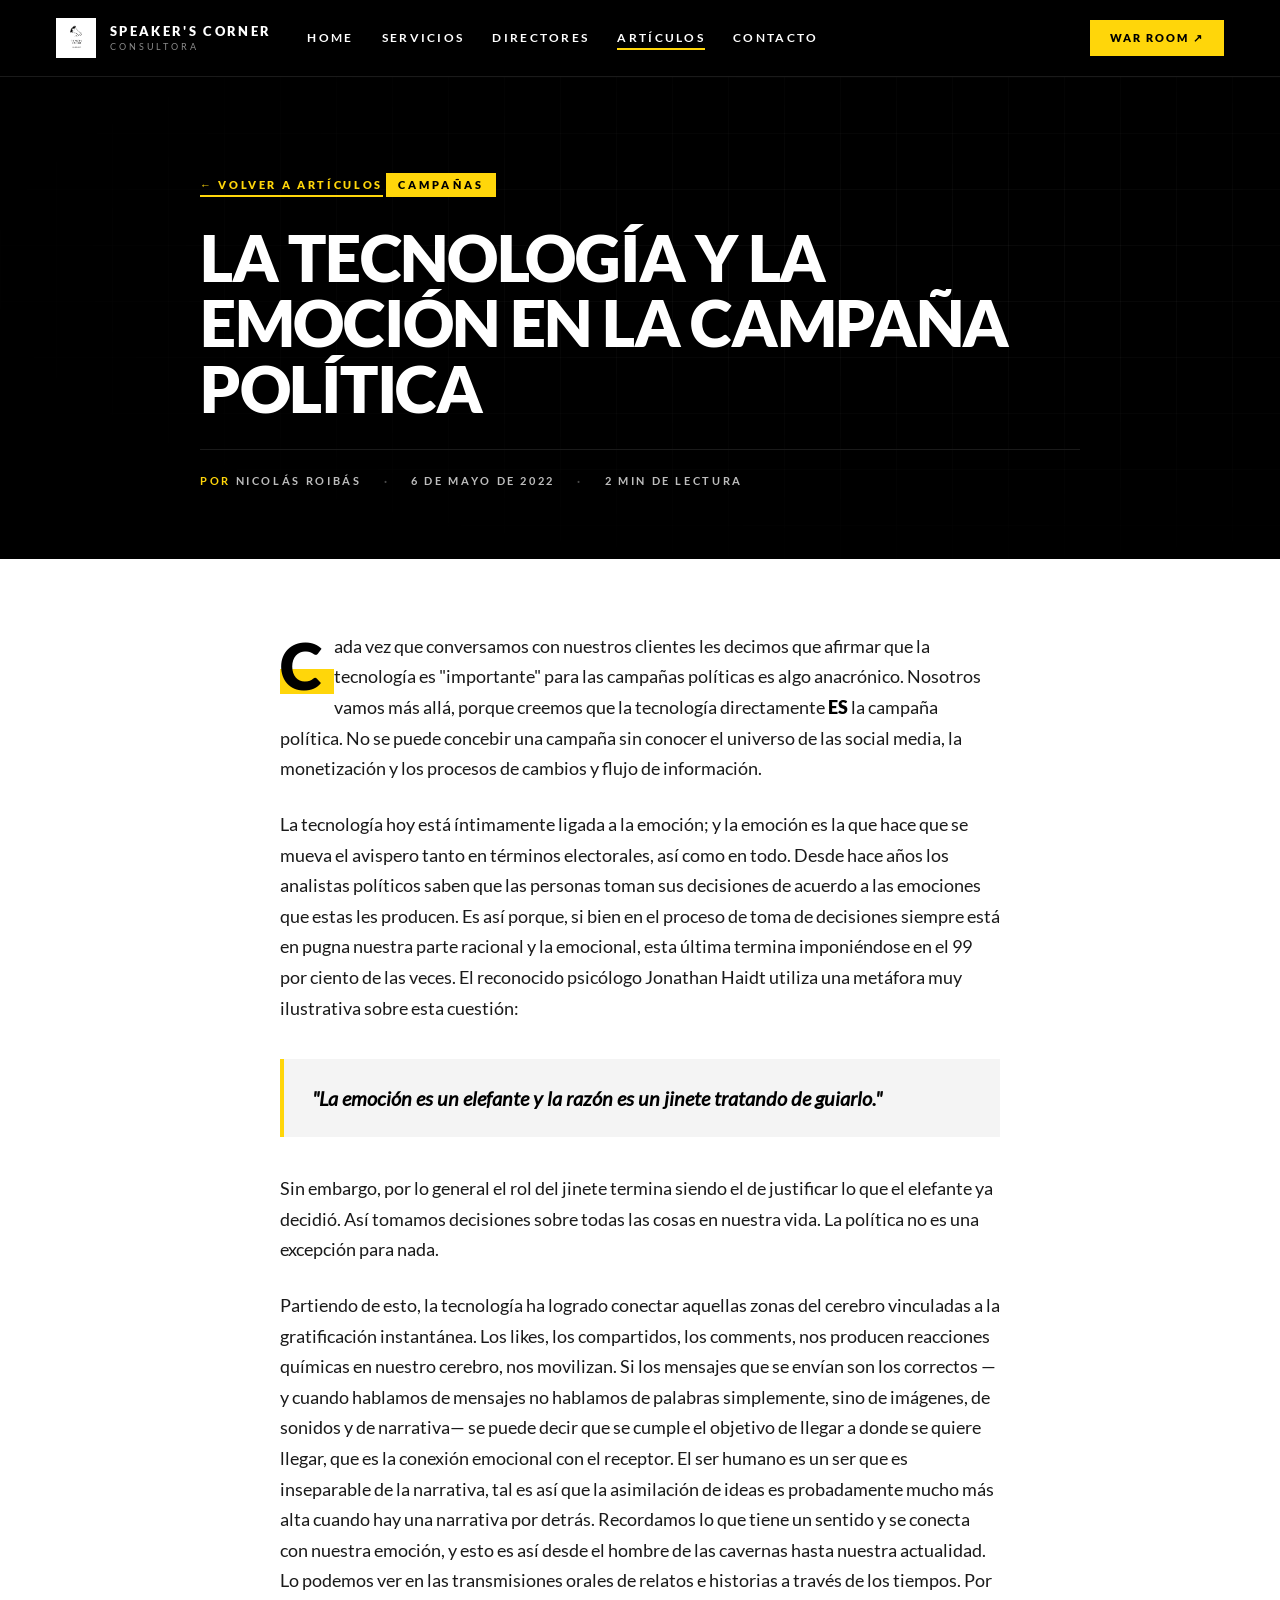
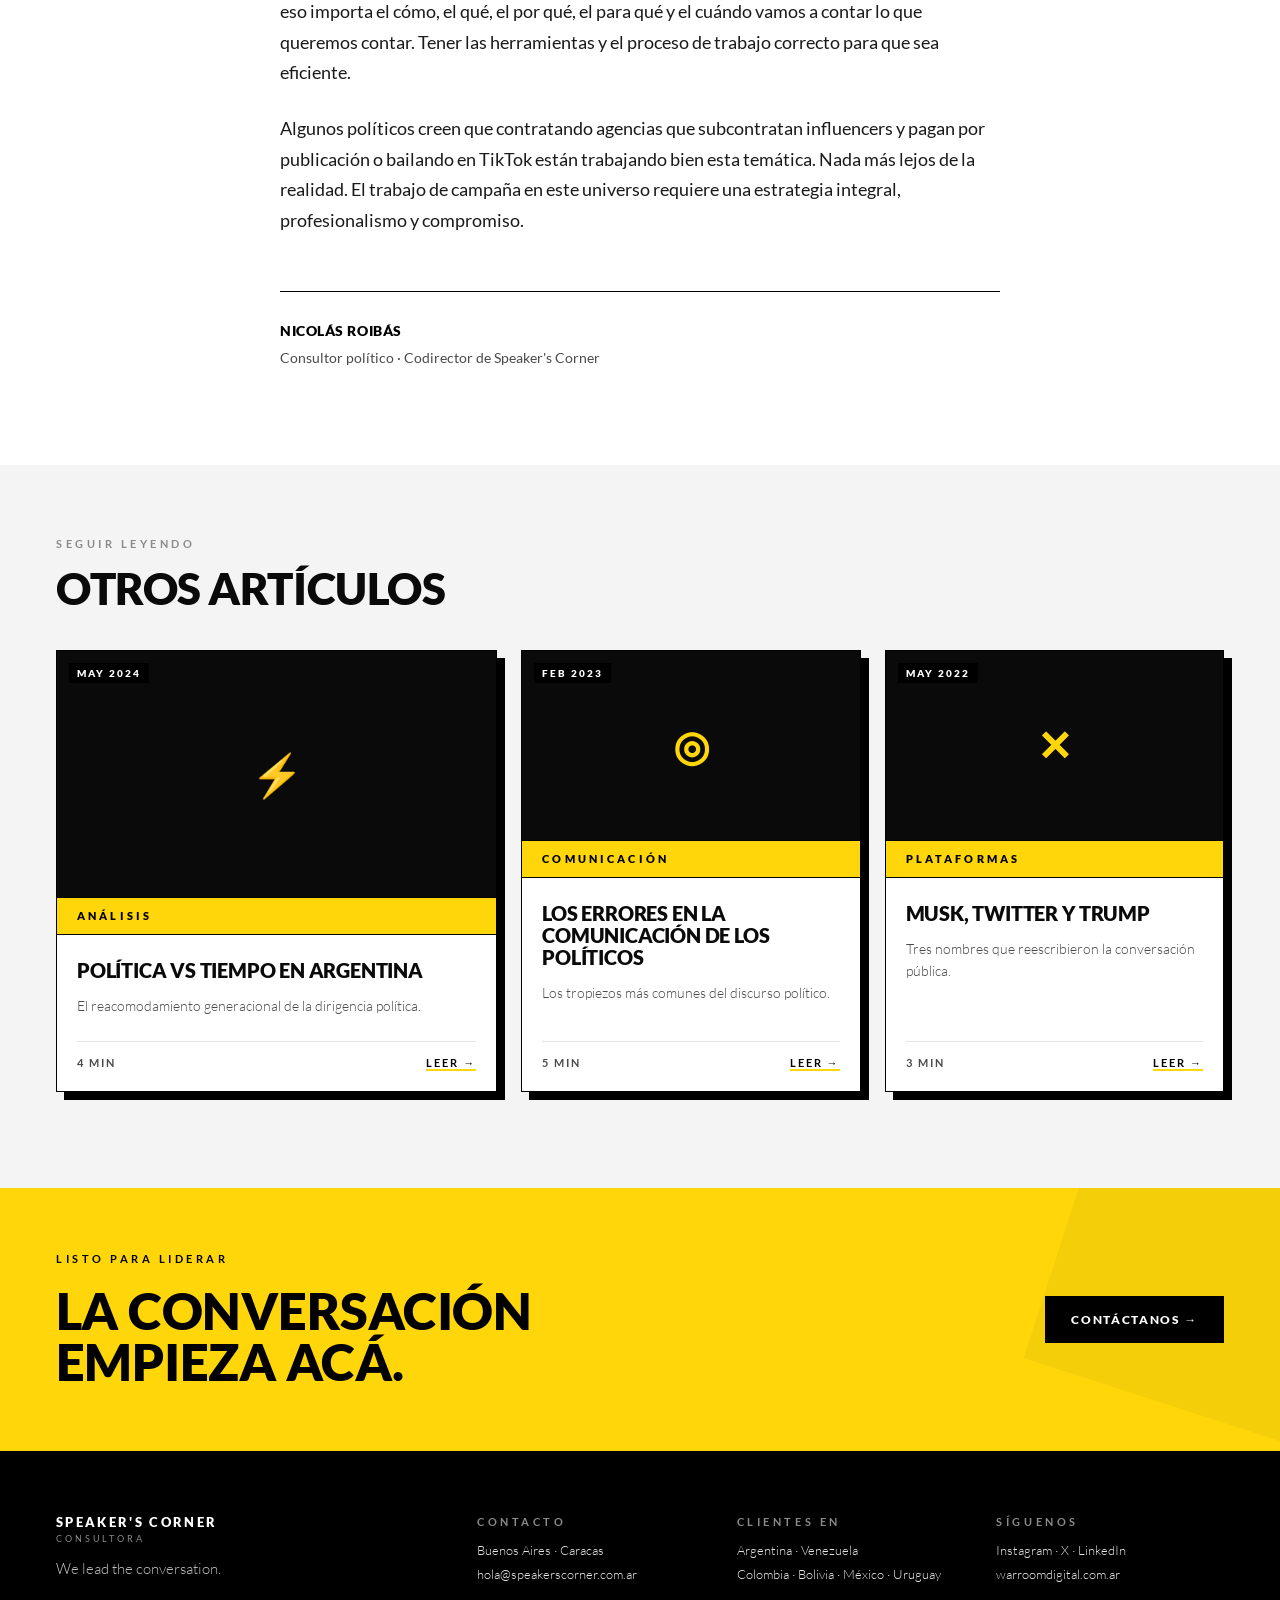
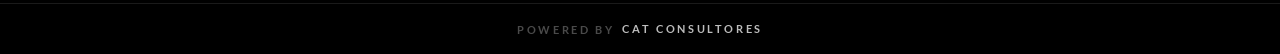
<file: post/la-tecnologia-y-la-emocion-en-la-campana-politica.html>
<!doctype html>
<html lang="es">
<head>
<meta charset="utf-8">
<meta name="viewport" content="width=device-width, initial-scale=1">
<title>La Tecnología y la Emoción en la Campaña Política · Speaker's Corner Consultora</title>
<meta name="description" content="Por Nicolás Roibás. La tecnología es la campaña política. Sobre la emoción, la narrativa y la conexión con el receptor.">
<meta name="theme-color" content="#000000">
<meta property="og:title" content="La Tecnología y la Emoción en la Campaña Política · Speaker's Corner">
<meta property="og:image" content="../assets/megaphone.png">
<meta property="og:type" content="article">
<link rel="icon" type="image/png" href="../assets/logo-speakers.png">
<link rel="stylesheet" href="../css/tokens.css">
<link rel="stylesheet" href="../css/kit.css">
<link rel="stylesheet" href="../css/site.css">
</head>
<body>

<nav class="sc-nav" id="sc-nav">
  <a href="../index.html#top" class="sc-nav-brand" style="text-decoration:none">
    <img src="../assets/logo-speakers.png" alt="" class="sc-nav-logo">
    <div class="sc-wordmark-sm">SPEAKER'S CORNER<small>CONSULTORA</small></div>
  </a>
  <div class="sc-nav-links" id="sc-nav-links">
    <a href="../index.html#top"        class="sc-nav-link" data-nav="top">HOME</a>
    <a href="../index.html#servicios"  class="sc-nav-link" data-nav="servicios">SERVICIOS</a>
    <a href="../index.html#directores" class="sc-nav-link" data-nav="directores">DIRECTORES</a>
    <a href="../index.html#articulos"  class="sc-nav-link active" data-nav="articulos">ARTÍCULOS</a>
    <a href="../index.html#contacto"   class="sc-nav-link" data-nav="contacto">CONTACTO</a>
  </div>
  <a class="sc-nav-cta" href="https://warroomdigital.com.ar" target="_blank" rel="noopener">WAR ROOM ↗</a>
  <button class="sc-nav-toggle" id="sc-nav-toggle" aria-label="Abrir menú" aria-expanded="false" aria-controls="sc-nav-links">
    <span></span><span></span><span></span>
  </button>
</nav>

<header class="sc-post-hero">
  <div class="sc-post-hero-inner">
    <a href="../index.html#articulos" class="sc-post-back">← VOLVER A ARTÍCULOS</a>
    <span class="sc-post-cat">CAMPAÑAS</span>
    <h1 class="sc-post-title">LA TECNOLOGÍA Y LA EMOCIÓN EN LA CAMPAÑA POLÍTICA</h1>
    <div class="sc-post-meta">
      <span><strong>Por</strong> Nicolás Roibás</span>
      <span>6 de mayo de 2022</span>
      <span>2 min de lectura</span>
    </div>
  </div>
</header>

<article class="sc-post-body">
  <div class="sc-post-body-inner">
    <p>Cada vez que conversamos con nuestros clientes les decimos que afirmar que la tecnología es "importante" para las campañas políticas es algo anacrónico. Nosotros vamos más allá, porque creemos que la tecnología directamente <strong>ES</strong> la campaña política. No se puede concebir una campaña sin conocer el universo de las social media, la monetización y los procesos de cambios y flujo de información.</p>

    <p>La tecnología hoy está íntimamente ligada a la emoción; y la emoción es la que hace que se mueva el avispero tanto en términos electorales, así como en todo. Desde hace años los analistas políticos saben que las personas toman sus decisiones de acuerdo a las emociones que estas les producen. Es así porque, si bien en el proceso de toma de decisiones siempre está en pugna nuestra parte racional y la emocional, esta última termina imponiéndose en el 99 por ciento de las veces. El reconocido psicólogo Jonathan Haidt utiliza una metáfora muy ilustrativa sobre esta cuestión:</p>

    <blockquote>"La emoción es un elefante y la razón es un jinete tratando de guiarlo."</blockquote>

    <p>Sin embargo, por lo general el rol del jinete termina siendo el de justificar lo que el elefante ya decidió. Así tomamos decisiones sobre todas las cosas en nuestra vida. La política no es una excepción para nada.</p>

    <p>Partiendo de esto, la tecnología ha logrado conectar aquellas zonas del cerebro vinculadas a la gratificación instantánea. Los likes, los compartidos, los comments, nos producen reacciones químicas en nuestro cerebro, nos movilizan. Si los mensajes que se envían son los correctos —y cuando hablamos de mensajes no hablamos de palabras simplemente, sino de imágenes, de sonidos y de narrativa— se puede decir que se cumple el objetivo de llegar a donde se quiere llegar, que es la conexión emocional con el receptor. El ser humano es un ser que es inseparable de la narrativa, tal es así que la asimilación de ideas es probadamente mucho más alta cuando hay una narrativa por detrás. Recordamos lo que tiene un sentido y se conecta con nuestra emoción, y esto es así desde el hombre de las cavernas hasta nuestra actualidad. Lo podemos ver en las transmisiones orales de relatos e historias a través de los tiempos. Por eso importa el cómo, el qué, el por qué, el para qué y el cuándo vamos a contar lo que queremos contar. Tener las herramientas y el proceso de trabajo correcto para que sea eficiente.</p>

    <p>Algunos políticos creen que contratando agencias que subcontratan influencers y pagan por publicación o bailando en TikTok están trabajando bien esta temática. Nada más lejos de la realidad. El trabajo de campaña en este universo requiere una estrategia integral, profesionalismo y compromiso.</p>

    <div class="sc-post-author">
      <strong>Nicolás Roibás</strong>
      Consultor político · Codirector de Speaker's Corner
    </div>
  </div>
</article>

<section class="sc-post-related">
  <div class="sc-post-related-head">
    <div class="sc-eyebrow">SEGUIR LEYENDO</div>
    <h2>OTROS ARTÍCULOS</h2>
  </div>
  <div class="sc-articles-grid">
    <a class="sc-art" href="./politica-vs-tiempo-en-argentina.html" style="text-decoration:none;color:inherit">
      <div class="sc-art-thumb"><span class="sc-art-badge">MAY 2024</span>⚡</div>
      <div class="sc-art-cat">ANÁLISIS</div>
      <div class="sc-art-body">
        <h3 class="sc-art-title">POLÍTICA VS TIEMPO EN ARGENTINA</h3>
        <p class="sc-art-lead">El reacomodamiento generacional de la dirigencia política.</p>
        <div class="sc-art-meta"><span>4 MIN</span><span class="sc-art-read">LEER →</span></div>
      </div>
    </a>
    <a class="sc-art" href="./los-errores-en-la-comunicacion-de-los-politicos.html" style="text-decoration:none;color:inherit">
      <div class="sc-art-thumb"><span class="sc-art-badge">FEB 2023</span>◎</div>
      <div class="sc-art-cat">COMUNICACIÓN</div>
      <div class="sc-art-body">
        <h3 class="sc-art-title">LOS ERRORES EN LA COMUNICACIÓN DE LOS POLÍTICOS</h3>
        <p class="sc-art-lead">Los tropiezos más comunes del discurso político.</p>
        <div class="sc-art-meta"><span>5 MIN</span><span class="sc-art-read">LEER →</span></div>
      </div>
    </a>
    <a class="sc-art" href="./musk-twitter-y-trump.html" style="text-decoration:none;color:inherit">
      <div class="sc-art-thumb"><span class="sc-art-badge">MAY 2022</span>✕</div>
      <div class="sc-art-cat">PLATAFORMAS</div>
      <div class="sc-art-body">
        <h3 class="sc-art-title">MUSK, TWITTER Y TRUMP</h3>
        <p class="sc-art-lead">Tres nombres que reescribieron la conversación pública.</p>
        <div class="sc-art-meta"><span>3 MIN</span><span class="sc-art-read">LEER →</span></div>
      </div>
    </a>
  </div>
</section>

<section class="sc-contact" id="contacto">
  <div class="sc-contact-inner">
    <div>
      <div class="sc-eyebrow" style="color:#000">LISTO PARA LIDERAR</div>
      <h2 class="sc-contact-title">LA CONVERSACIÓN<br>EMPIEZA ACÁ.</h2>
    </div>
    <a href="mailto:hola@speakerscorner.com.ar?subject=Consulta%20desde%20speakerscorner.com.ar" class="sc-btn sc-btn-dark" style="text-decoration:none">CONTÁCTANOS →</a>
  </div>
</section>

<footer class="sc-footer">
  <div class="sc-footer-brand">
    <div class="sc-wordmark-sm" style="color:#fff">SPEAKER'S CORNER<small>CONSULTORA</small></div>
    <p class="sc-footer-tag">We lead the conversation.</p>
  </div>
  <div class="sc-footer-cols">
    <div>
      <div class="sc-eyebrow" style="color:#8A8A8A">CONTACTO</div>
      <p>Buenos Aires · Caracas</p>
      <p><a href="mailto:hola@speakerscorner.com.ar" style="color:#E5E5E5;text-decoration:none">hola@speakerscorner.com.ar</a></p>
    </div>
    <div>
      <div class="sc-eyebrow" style="color:#8A8A8A">CLIENTES EN</div>
      <p>Argentina · Venezuela</p>
      <p>Colombia · Bolivia · México · Uruguay</p>
    </div>
    <div>
      <div class="sc-eyebrow" style="color:#8A8A8A">SÍGUENOS</div>
      <p>Instagram · X · LinkedIn</p>
      <p><a href="https://warroomdigital.com.ar" target="_blank" rel="noopener" style="color:#E5E5E5;text-decoration:none">warroomdigital.com.ar</a></p>
    </div>
  </div>
  <div class="sc-powered">POWERED BY <a href="https://www.catconsultores.com.ar" target="_blank" rel="noopener">CAT CONSULTORES</a></div>
</footer>

<script src="../js/app.js"></script>
</body>
</html>
</file>
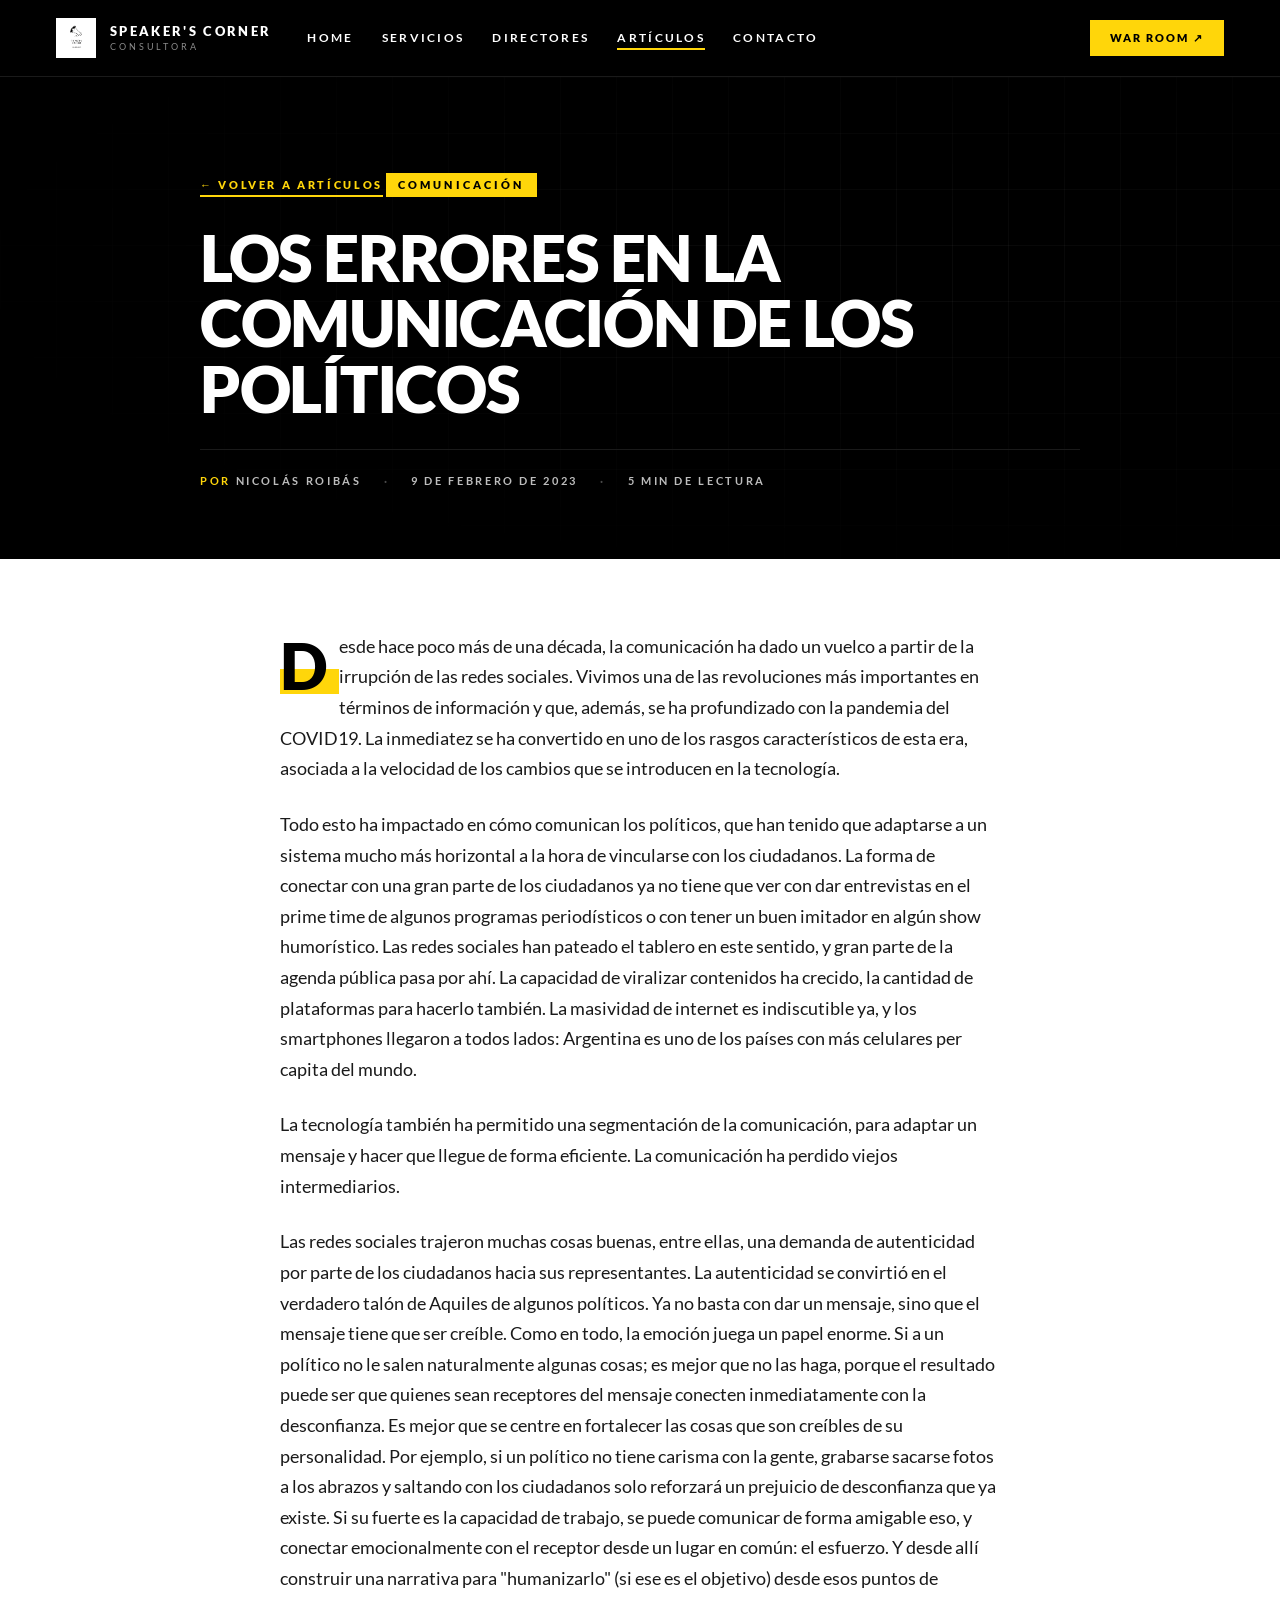
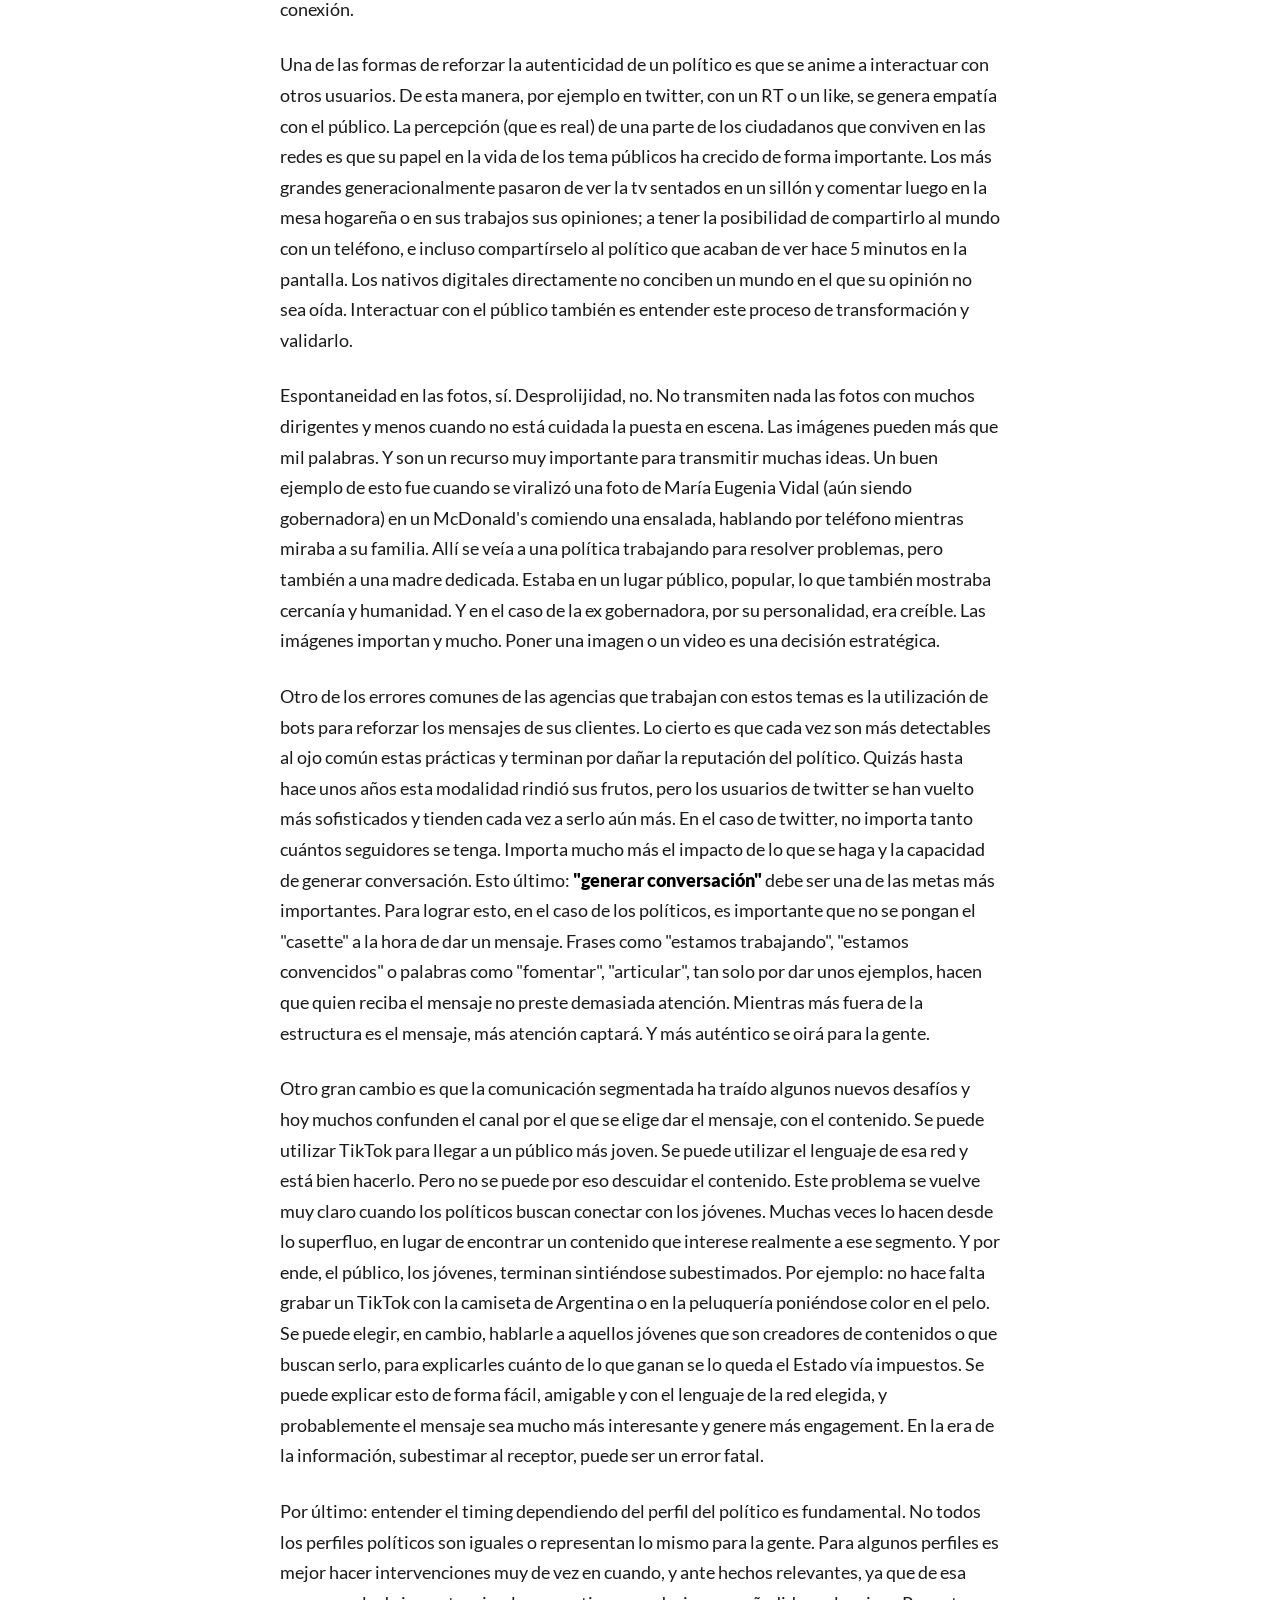
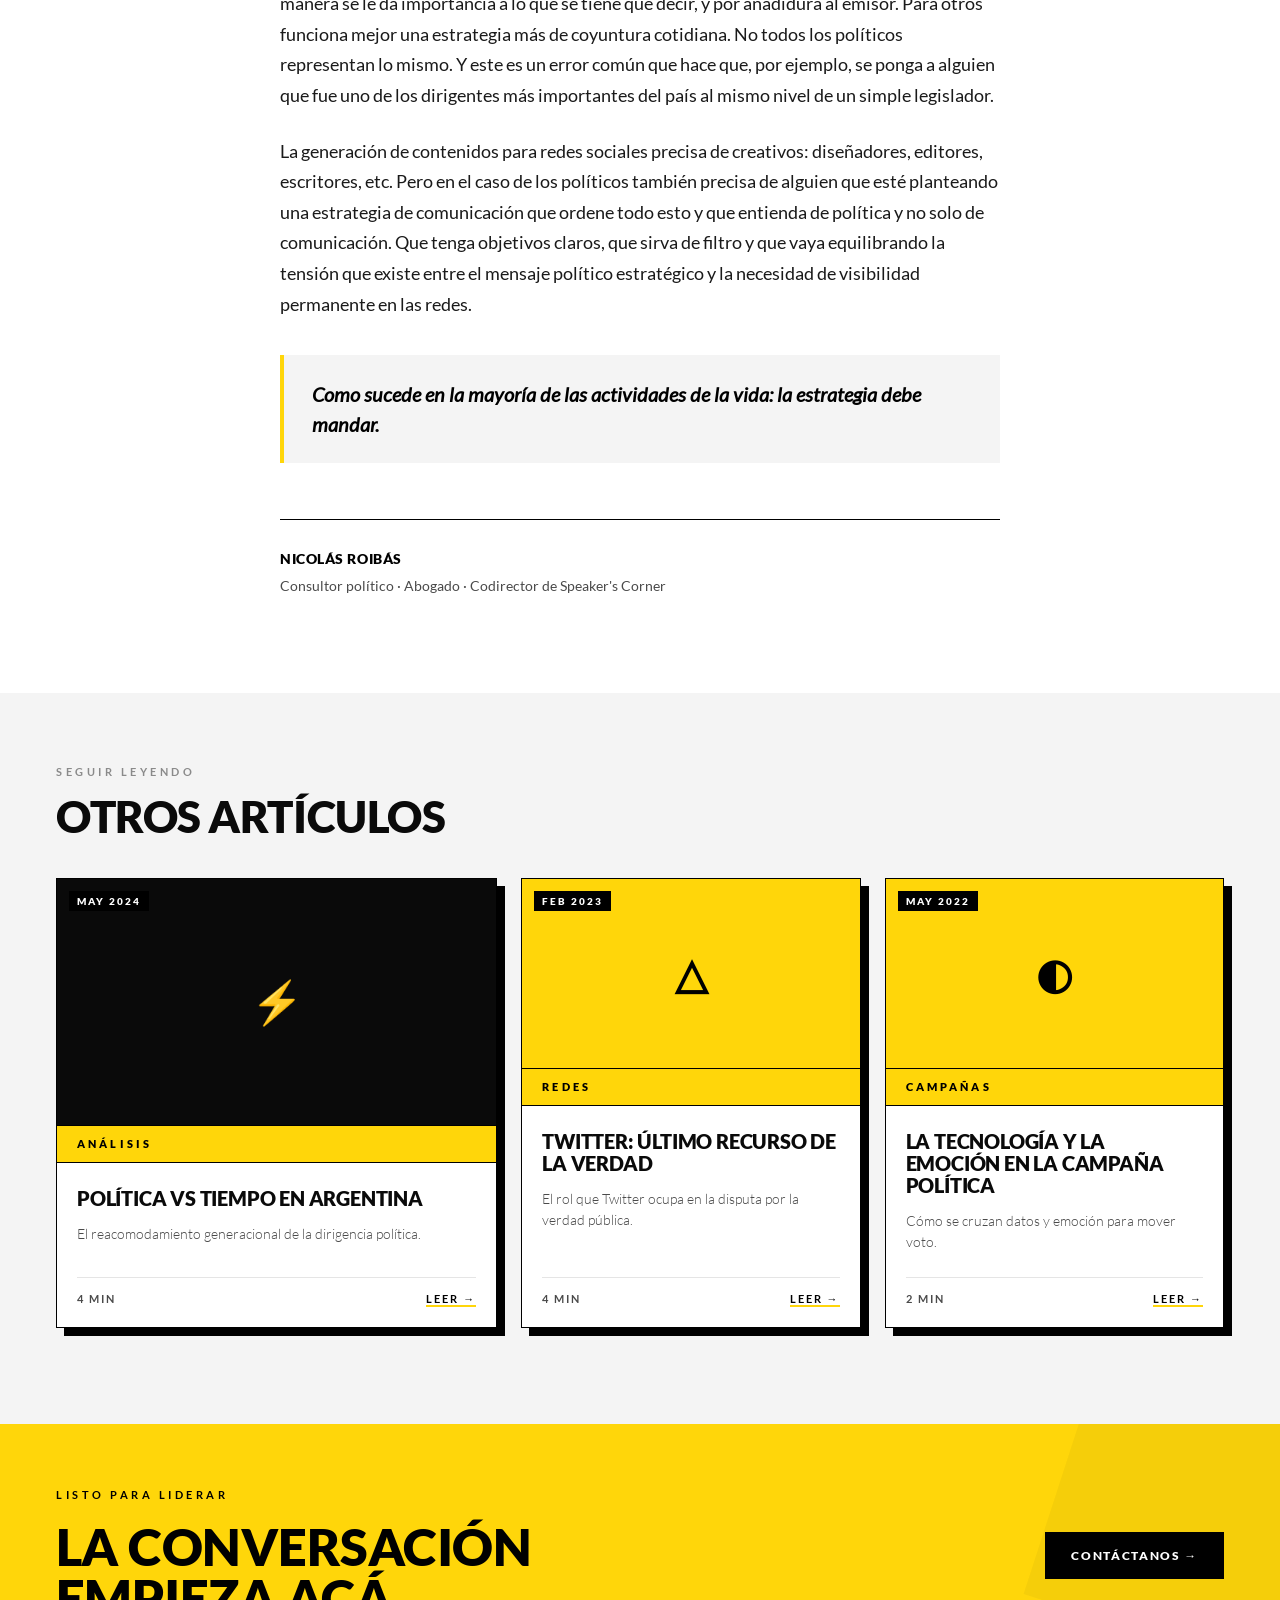
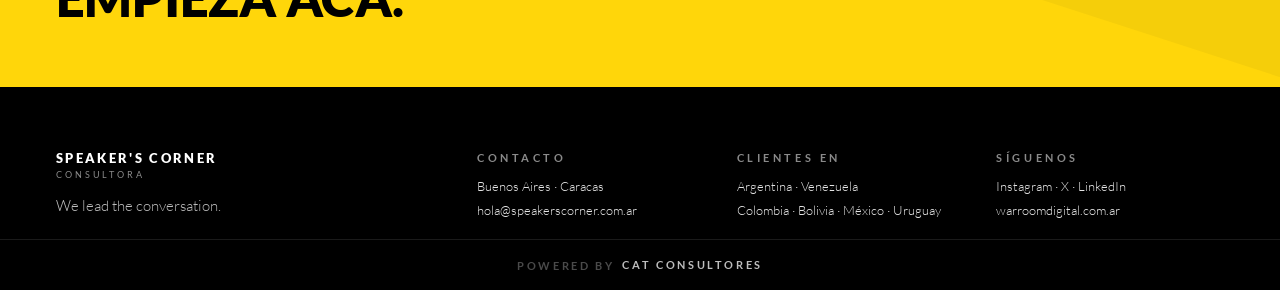
<file: post/los-errores-en-la-comunicacion-de-los-politicos.html>
<!doctype html>
<html lang="es">
<head>
<meta charset="utf-8">
<meta name="viewport" content="width=device-width, initial-scale=1">
<title>Los Errores en la Comunicación de los Políticos · Speaker's Corner Consultora</title>
<meta name="description" content="Por Nicolás Roibás. Sobre autenticidad, segmentación, redes sociales y los tropiezos comunes en la comunicación política contemporánea.">
<meta name="theme-color" content="#000000">
<meta property="og:title" content="Los Errores en la Comunicación de los Políticos · Speaker's Corner">
<meta property="og:image" content="../assets/megaphone.png">
<meta property="og:type" content="article">
<link rel="icon" type="image/png" href="../assets/logo-speakers.png">
<link rel="stylesheet" href="../css/tokens.css">
<link rel="stylesheet" href="../css/kit.css">
<link rel="stylesheet" href="../css/site.css">
</head>
<body>

<nav class="sc-nav" id="sc-nav">
  <a href="../index.html#top" class="sc-nav-brand" style="text-decoration:none">
    <img src="../assets/logo-speakers.png" alt="" class="sc-nav-logo">
    <div class="sc-wordmark-sm">SPEAKER'S CORNER<small>CONSULTORA</small></div>
  </a>
  <div class="sc-nav-links" id="sc-nav-links">
    <a href="../index.html#top"        class="sc-nav-link" data-nav="top">HOME</a>
    <a href="../index.html#servicios"  class="sc-nav-link" data-nav="servicios">SERVICIOS</a>
    <a href="../index.html#directores" class="sc-nav-link" data-nav="directores">DIRECTORES</a>
    <a href="../index.html#articulos"  class="sc-nav-link active" data-nav="articulos">ARTÍCULOS</a>
    <a href="../index.html#contacto"   class="sc-nav-link" data-nav="contacto">CONTACTO</a>
  </div>
  <a class="sc-nav-cta" href="https://warroomdigital.com.ar" target="_blank" rel="noopener">WAR ROOM ↗</a>
  <button class="sc-nav-toggle" id="sc-nav-toggle" aria-label="Abrir menú" aria-expanded="false" aria-controls="sc-nav-links">
    <span></span><span></span><span></span>
  </button>
</nav>

<header class="sc-post-hero">
  <div class="sc-post-hero-inner">
    <a href="../index.html#articulos" class="sc-post-back">← VOLVER A ARTÍCULOS</a>
    <span class="sc-post-cat">COMUNICACIÓN</span>
    <h1 class="sc-post-title">LOS ERRORES EN LA COMUNICACIÓN DE LOS POLÍTICOS</h1>
    <div class="sc-post-meta">
      <span><strong>Por</strong> Nicolás Roibás</span>
      <span>9 de febrero de 2023</span>
      <span>5 min de lectura</span>
    </div>
  </div>
</header>

<article class="sc-post-body">
  <div class="sc-post-body-inner">
    <p>Desde hace poco más de una década, la comunicación ha dado un vuelco a partir de la irrupción de las redes sociales. Vivimos una de las revoluciones más importantes en términos de información y que, además, se ha profundizado con la pandemia del COVID19. La inmediatez se ha convertido en uno de los rasgos característicos de esta era, asociada a la velocidad de los cambios que se introducen en la tecnología.</p>

    <p>Todo esto ha impactado en cómo comunican los políticos, que han tenido que adaptarse a un sistema mucho más horizontal a la hora de vincularse con los ciudadanos. La forma de conectar con una gran parte de los ciudadanos ya no tiene que ver con dar entrevistas en el prime time de algunos programas periodísticos o con tener un buen imitador en algún show humorístico. Las redes sociales han pateado el tablero en este sentido, y gran parte de la agenda pública pasa por ahí. La capacidad de viralizar contenidos ha crecido, la cantidad de plataformas para hacerlo también. La masividad de internet es indiscutible ya, y los smartphones llegaron a todos lados: Argentina es uno de los países con más celulares per capita del mundo.</p>

    <p>La tecnología también ha permitido una segmentación de la comunicación, para adaptar un mensaje y hacer que llegue de forma eficiente. La comunicación ha perdido viejos intermediarios.</p>

    <p>Las redes sociales trajeron muchas cosas buenas, entre ellas, una demanda de autenticidad por parte de los ciudadanos hacia sus representantes. La autenticidad se convirtió en el verdadero talón de Aquiles de algunos políticos. Ya no basta con dar un mensaje, sino que el mensaje tiene que ser creíble. Como en todo, la emoción juega un papel enorme. Si a un político no le salen naturalmente algunas cosas; es mejor que no las haga, porque el resultado puede ser que quienes sean receptores del mensaje conecten inmediatamente con la desconfianza. Es mejor que se centre en fortalecer las cosas que son creíbles de su personalidad. Por ejemplo, si un político no tiene carisma con la gente, grabarse sacarse fotos a los abrazos y saltando con los ciudadanos solo reforzará un prejuicio de desconfianza que ya existe. Si su fuerte es la capacidad de trabajo, se puede comunicar de forma amigable eso, y conectar emocionalmente con el receptor desde un lugar en común: el esfuerzo. Y desde allí construir una narrativa para "humanizarlo" (si ese es el objetivo) desde esos puntos de conexión.</p>

    <p>Una de las formas de reforzar la autenticidad de un político es que se anime a interactuar con otros usuarios. De esta manera, por ejemplo en twitter, con un RT o un like, se genera empatía con el público. La percepción (que es real) de una parte de los ciudadanos que conviven en las redes es que su papel en la vida de los tema públicos ha crecido de forma importante. Los más grandes generacionalmente pasaron de ver la tv sentados en un sillón y comentar luego en la mesa hogareña o en sus trabajos sus opiniones; a tener la posibilidad de compartirlo al mundo con un teléfono, e incluso compartírselo al político que acaban de ver hace 5 minutos en la pantalla. Los nativos digitales directamente no conciben un mundo en el que su opinión no sea oída. Interactuar con el público también es entender este proceso de transformación y validarlo.</p>

    <p>Espontaneidad en las fotos, sí. Desprolijidad, no. No transmiten nada las fotos con muchos dirigentes y menos cuando no está cuidada la puesta en escena. Las imágenes pueden más que mil palabras. Y son un recurso muy importante para transmitir muchas ideas. Un buen ejemplo de esto fue cuando se viralizó una foto de María Eugenia Vidal (aún siendo gobernadora) en un McDonald's comiendo una ensalada, hablando por teléfono mientras miraba a su familia. Allí se veía a una política trabajando para resolver problemas, pero también a una madre dedicada. Estaba en un lugar público, popular, lo que también mostraba cercanía y humanidad. Y en el caso de la ex gobernadora, por su personalidad, era creíble. Las imágenes importan y mucho. Poner una imagen o un video es una decisión estratégica.</p>

    <p>Otro de los errores comunes de las agencias que trabajan con estos temas es la utilización de bots para reforzar los mensajes de sus clientes. Lo cierto es que cada vez son más detectables al ojo común estas prácticas y terminan por dañar la reputación del político. Quizás hasta hace unos años esta modalidad rindió sus frutos, pero los usuarios de twitter se han vuelto más sofisticados y tienden cada vez a serlo aún más. En el caso de twitter, no importa tanto cuántos seguidores se tenga. Importa mucho más el impacto de lo que se haga y la capacidad de generar conversación. Esto último: <strong>"generar conversación"</strong> debe ser una de las metas más importantes. Para lograr esto, en el caso de los políticos, es importante que no se pongan el "casette" a la hora de dar un mensaje. Frases como "estamos trabajando", "estamos convencidos" o palabras como "fomentar", "articular", tan solo por dar unos ejemplos, hacen que quien reciba el mensaje no preste demasiada atención. Mientras más fuera de la estructura es el mensaje, más atención captará. Y más auténtico se oirá para la gente.</p>

    <p>Otro gran cambio es que la comunicación segmentada ha traído algunos nuevos desafíos y hoy muchos confunden el canal por el que se elige dar el mensaje, con el contenido. Se puede utilizar TikTok para llegar a un público más joven. Se puede utilizar el lenguaje de esa red y está bien hacerlo. Pero no se puede por eso descuidar el contenido. Este problema se vuelve muy claro cuando los políticos buscan conectar con los jóvenes. Muchas veces lo hacen desde lo superfluo, en lugar de encontrar un contenido que interese realmente a ese segmento. Y por ende, el público, los jóvenes, terminan sintiéndose subestimados. Por ejemplo: no hace falta grabar un TikTok con la camiseta de Argentina o en la peluquería poniéndose color en el pelo. Se puede elegir, en cambio, hablarle a aquellos jóvenes que son creadores de contenidos o que buscan serlo, para explicarles cuánto de lo que ganan se lo queda el Estado vía impuestos. Se puede explicar esto de forma fácil, amigable y con el lenguaje de la red elegida, y probablemente el mensaje sea mucho más interesante y genere más engagement. En la era de la información, subestimar al receptor, puede ser un error fatal.</p>

    <p>Por último: entender el timing dependiendo del perfil del político es fundamental. No todos los perfiles políticos son iguales o representan lo mismo para la gente. Para algunos perfiles es mejor hacer intervenciones muy de vez en cuando, y ante hechos relevantes, ya que de esa manera se le da importancia a lo que se tiene que decir, y por añadidura al emisor. Para otros funciona mejor una estrategia más de coyuntura cotidiana. No todos los políticos representan lo mismo. Y este es un error común que hace que, por ejemplo, se ponga a alguien que fue uno de los dirigentes más importantes del país al mismo nivel de un simple legislador.</p>

    <p>La generación de contenidos para redes sociales precisa de creativos: diseñadores, editores, escritores, etc. Pero en el caso de los políticos también precisa de alguien que esté planteando una estrategia de comunicación que ordene todo esto y que entienda de política y no solo de comunicación. Que tenga objetivos claros, que sirva de filtro y que vaya equilibrando la tensión que existe entre el mensaje político estratégico y la necesidad de visibilidad permanente en las redes.</p>

    <blockquote>Como sucede en la mayoría de las actividades de la vida: la estrategia debe mandar.</blockquote>

    <div class="sc-post-author">
      <strong>Nicolás Roibás</strong>
      Consultor político · Abogado · Codirector de Speaker's Corner
    </div>
  </div>
</article>

<section class="sc-post-related">
  <div class="sc-post-related-head">
    <div class="sc-eyebrow">SEGUIR LEYENDO</div>
    <h2>OTROS ARTÍCULOS</h2>
  </div>
  <div class="sc-articles-grid">
    <a class="sc-art" href="./politica-vs-tiempo-en-argentina.html" style="text-decoration:none;color:inherit">
      <div class="sc-art-thumb"><span class="sc-art-badge">MAY 2024</span>⚡</div>
      <div class="sc-art-cat">ANÁLISIS</div>
      <div class="sc-art-body">
        <h3 class="sc-art-title">POLÍTICA VS TIEMPO EN ARGENTINA</h3>
        <p class="sc-art-lead">El reacomodamiento generacional de la dirigencia política.</p>
        <div class="sc-art-meta"><span>4 MIN</span><span class="sc-art-read">LEER →</span></div>
      </div>
    </a>
    <a class="sc-art" href="./twitter-ultimo-recurso-de-la-verdad.html" style="text-decoration:none;color:inherit">
      <div class="sc-art-thumb alt"><span class="sc-art-badge">FEB 2023</span>△</div>
      <div class="sc-art-cat">REDES</div>
      <div class="sc-art-body">
        <h3 class="sc-art-title">TWITTER: ÚLTIMO RECURSO DE LA VERDAD</h3>
        <p class="sc-art-lead">El rol que Twitter ocupa en la disputa por la verdad pública.</p>
        <div class="sc-art-meta"><span>4 MIN</span><span class="sc-art-read">LEER →</span></div>
      </div>
    </a>
    <a class="sc-art" href="./la-tecnologia-y-la-emocion-en-la-campana-politica.html" style="text-decoration:none;color:inherit">
      <div class="sc-art-thumb alt"><span class="sc-art-badge">MAY 2022</span>◐</div>
      <div class="sc-art-cat">CAMPAÑAS</div>
      <div class="sc-art-body">
        <h3 class="sc-art-title">LA TECNOLOGÍA Y LA EMOCIÓN EN LA CAMPAÑA POLÍTICA</h3>
        <p class="sc-art-lead">Cómo se cruzan datos y emoción para mover voto.</p>
        <div class="sc-art-meta"><span>2 MIN</span><span class="sc-art-read">LEER →</span></div>
      </div>
    </a>
  </div>
</section>

<section class="sc-contact" id="contacto">
  <div class="sc-contact-inner">
    <div>
      <div class="sc-eyebrow" style="color:#000">LISTO PARA LIDERAR</div>
      <h2 class="sc-contact-title">LA CONVERSACIÓN<br>EMPIEZA ACÁ.</h2>
    </div>
    <a href="mailto:hola@speakerscorner.com.ar?subject=Consulta%20desde%20speakerscorner.com.ar" class="sc-btn sc-btn-dark" style="text-decoration:none">CONTÁCTANOS →</a>
  </div>
</section>

<footer class="sc-footer">
  <div class="sc-footer-brand">
    <div class="sc-wordmark-sm" style="color:#fff">SPEAKER'S CORNER<small>CONSULTORA</small></div>
    <p class="sc-footer-tag">We lead the conversation.</p>
  </div>
  <div class="sc-footer-cols">
    <div>
      <div class="sc-eyebrow" style="color:#8A8A8A">CONTACTO</div>
      <p>Buenos Aires · Caracas</p>
      <p><a href="mailto:hola@speakerscorner.com.ar" style="color:#E5E5E5;text-decoration:none">hola@speakerscorner.com.ar</a></p>
    </div>
    <div>
      <div class="sc-eyebrow" style="color:#8A8A8A">CLIENTES EN</div>
      <p>Argentina · Venezuela</p>
      <p>Colombia · Bolivia · México · Uruguay</p>
    </div>
    <div>
      <div class="sc-eyebrow" style="color:#8A8A8A">SÍGUENOS</div>
      <p>Instagram · X · LinkedIn</p>
      <p><a href="https://warroomdigital.com.ar" target="_blank" rel="noopener" style="color:#E5E5E5;text-decoration:none">warroomdigital.com.ar</a></p>
    </div>
  </div>
  <div class="sc-powered">POWERED BY <a href="https://www.catconsultores.com.ar" target="_blank" rel="noopener">CAT CONSULTORES</a></div>
</footer>

<script src="../js/app.js"></script>
</body>
</html>
</file>
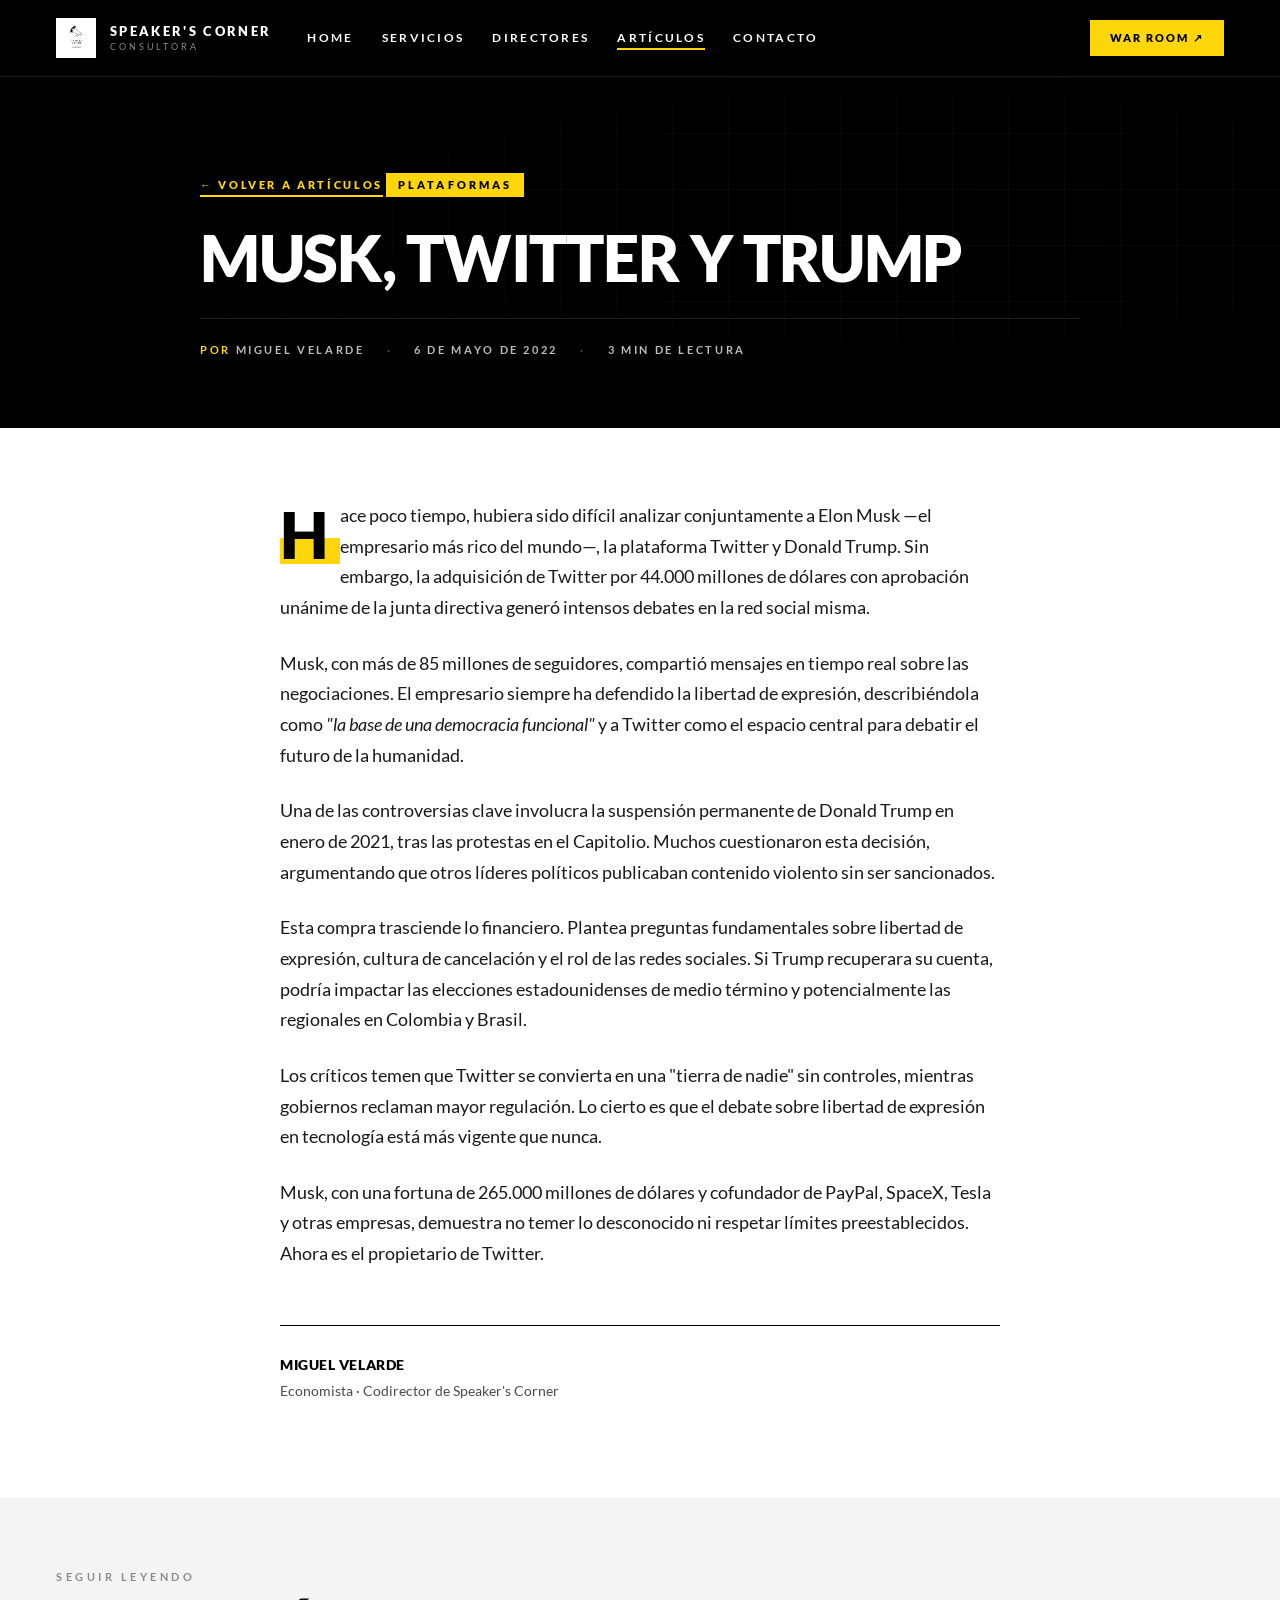
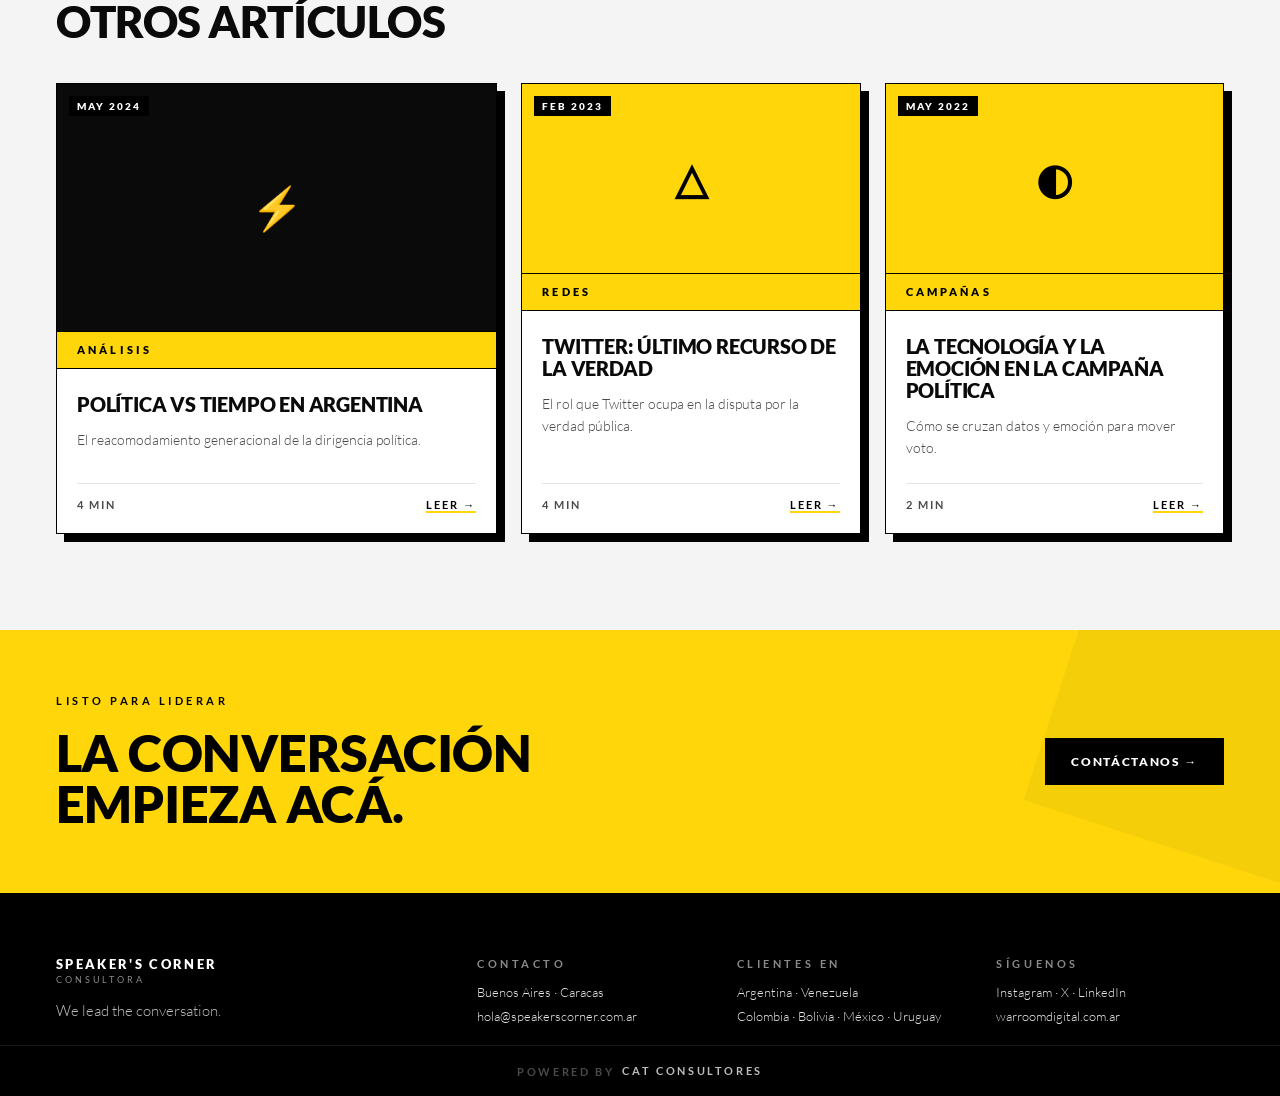
<file: post/musk-twitter-y-trump.html>
<!doctype html>
<html lang="es">
<head>
<meta charset="utf-8">
<meta name="viewport" content="width=device-width, initial-scale=1">
<title>Musk, Twitter y Trump · Speaker's Corner Consultora</title>
<meta name="description" content="Por Miguel Velarde. Sobre la compra de Twitter por Elon Musk, la libertad de expresión y el futuro de las redes sociales.">
<meta name="theme-color" content="#000000">
<meta property="og:title" content="Musk, Twitter y Trump · Speaker's Corner">
<meta property="og:image" content="../assets/megaphone.png">
<meta property="og:type" content="article">
<link rel="icon" type="image/png" href="../assets/logo-speakers.png">
<link rel="stylesheet" href="../css/tokens.css">
<link rel="stylesheet" href="../css/kit.css">
<link rel="stylesheet" href="../css/site.css">
</head>
<body>

<nav class="sc-nav" id="sc-nav">
  <a href="../index.html#top" class="sc-nav-brand" style="text-decoration:none">
    <img src="../assets/logo-speakers.png" alt="" class="sc-nav-logo">
    <div class="sc-wordmark-sm">SPEAKER'S CORNER<small>CONSULTORA</small></div>
  </a>
  <div class="sc-nav-links" id="sc-nav-links">
    <a href="../index.html#top"        class="sc-nav-link" data-nav="top">HOME</a>
    <a href="../index.html#servicios"  class="sc-nav-link" data-nav="servicios">SERVICIOS</a>
    <a href="../index.html#directores" class="sc-nav-link" data-nav="directores">DIRECTORES</a>
    <a href="../index.html#articulos"  class="sc-nav-link active" data-nav="articulos">ARTÍCULOS</a>
    <a href="../index.html#contacto"   class="sc-nav-link" data-nav="contacto">CONTACTO</a>
  </div>
  <a class="sc-nav-cta" href="https://warroomdigital.com.ar" target="_blank" rel="noopener">WAR ROOM ↗</a>
  <button class="sc-nav-toggle" id="sc-nav-toggle" aria-label="Abrir menú" aria-expanded="false" aria-controls="sc-nav-links">
    <span></span><span></span><span></span>
  </button>
</nav>

<header class="sc-post-hero">
  <div class="sc-post-hero-inner">
    <a href="../index.html#articulos" class="sc-post-back">← VOLVER A ARTÍCULOS</a>
    <span class="sc-post-cat">PLATAFORMAS</span>
    <h1 class="sc-post-title">MUSK, TWITTER Y TRUMP</h1>
    <div class="sc-post-meta">
      <span><strong>Por</strong> Miguel Velarde</span>
      <span>6 de mayo de 2022</span>
      <span>3 min de lectura</span>
    </div>
  </div>
</header>

<article class="sc-post-body">
  <div class="sc-post-body-inner">
    <p>Hace poco tiempo, hubiera sido difícil analizar conjuntamente a Elon Musk —el empresario más rico del mundo—, la plataforma Twitter y Donald Trump. Sin embargo, la adquisición de Twitter por 44.000 millones de dólares con aprobación unánime de la junta directiva generó intensos debates en la red social misma.</p>

    <p>Musk, con más de 85 millones de seguidores, compartió mensajes en tiempo real sobre las negociaciones. El empresario siempre ha defendido la libertad de expresión, describiéndola como <em>"la base de una democracia funcional"</em> y a Twitter como el espacio central para debatir el futuro de la humanidad.</p>

    <p>Una de las controversias clave involucra la suspensión permanente de Donald Trump en enero de 2021, tras las protestas en el Capitolio. Muchos cuestionaron esta decisión, argumentando que otros líderes políticos publicaban contenido violento sin ser sancionados.</p>

    <p>Esta compra trasciende lo financiero. Plantea preguntas fundamentales sobre libertad de expresión, cultura de cancelación y el rol de las redes sociales. Si Trump recuperara su cuenta, podría impactar las elecciones estadounidenses de medio término y potencialmente las regionales en Colombia y Brasil.</p>

    <p>Los críticos temen que Twitter se convierta en una "tierra de nadie" sin controles, mientras gobiernos reclaman mayor regulación. Lo cierto es que el debate sobre libertad de expresión en tecnología está más vigente que nunca.</p>

    <p>Musk, con una fortuna de 265.000 millones de dólares y cofundador de PayPal, SpaceX, Tesla y otras empresas, demuestra no temer lo desconocido ni respetar límites preestablecidos. Ahora es el propietario de Twitter.</p>

    <div class="sc-post-author">
      <strong>Miguel Velarde</strong>
      Economista · Codirector de Speaker's Corner
    </div>
  </div>
</article>

<section class="sc-post-related">
  <div class="sc-post-related-head">
    <div class="sc-eyebrow">SEGUIR LEYENDO</div>
    <h2>OTROS ARTÍCULOS</h2>
  </div>
  <div class="sc-articles-grid">
    <a class="sc-art" href="./politica-vs-tiempo-en-argentina.html" style="text-decoration:none;color:inherit">
      <div class="sc-art-thumb"><span class="sc-art-badge">MAY 2024</span>⚡</div>
      <div class="sc-art-cat">ANÁLISIS</div>
      <div class="sc-art-body">
        <h3 class="sc-art-title">POLÍTICA VS TIEMPO EN ARGENTINA</h3>
        <p class="sc-art-lead">El reacomodamiento generacional de la dirigencia política.</p>
        <div class="sc-art-meta"><span>4 MIN</span><span class="sc-art-read">LEER →</span></div>
      </div>
    </a>
    <a class="sc-art" href="./twitter-ultimo-recurso-de-la-verdad.html" style="text-decoration:none;color:inherit">
      <div class="sc-art-thumb alt"><span class="sc-art-badge">FEB 2023</span>△</div>
      <div class="sc-art-cat">REDES</div>
      <div class="sc-art-body">
        <h3 class="sc-art-title">TWITTER: ÚLTIMO RECURSO DE LA VERDAD</h3>
        <p class="sc-art-lead">El rol que Twitter ocupa en la disputa por la verdad pública.</p>
        <div class="sc-art-meta"><span>4 MIN</span><span class="sc-art-read">LEER →</span></div>
      </div>
    </a>
    <a class="sc-art" href="./la-tecnologia-y-la-emocion-en-la-campana-politica.html" style="text-decoration:none;color:inherit">
      <div class="sc-art-thumb alt"><span class="sc-art-badge">MAY 2022</span>◐</div>
      <div class="sc-art-cat">CAMPAÑAS</div>
      <div class="sc-art-body">
        <h3 class="sc-art-title">LA TECNOLOGÍA Y LA EMOCIÓN EN LA CAMPAÑA POLÍTICA</h3>
        <p class="sc-art-lead">Cómo se cruzan datos y emoción para mover voto.</p>
        <div class="sc-art-meta"><span>2 MIN</span><span class="sc-art-read">LEER →</span></div>
      </div>
    </a>
  </div>
</section>

<section class="sc-contact" id="contacto">
  <div class="sc-contact-inner">
    <div>
      <div class="sc-eyebrow" style="color:#000">LISTO PARA LIDERAR</div>
      <h2 class="sc-contact-title">LA CONVERSACIÓN<br>EMPIEZA ACÁ.</h2>
    </div>
    <a href="mailto:hola@speakerscorner.com.ar?subject=Consulta%20desde%20speakerscorner.com.ar" class="sc-btn sc-btn-dark" style="text-decoration:none">CONTÁCTANOS →</a>
  </div>
</section>

<footer class="sc-footer">
  <div class="sc-footer-brand">
    <div class="sc-wordmark-sm" style="color:#fff">SPEAKER'S CORNER<small>CONSULTORA</small></div>
    <p class="sc-footer-tag">We lead the conversation.</p>
  </div>
  <div class="sc-footer-cols">
    <div>
      <div class="sc-eyebrow" style="color:#8A8A8A">CONTACTO</div>
      <p>Buenos Aires · Caracas</p>
      <p><a href="mailto:hola@speakerscorner.com.ar" style="color:#E5E5E5;text-decoration:none">hola@speakerscorner.com.ar</a></p>
    </div>
    <div>
      <div class="sc-eyebrow" style="color:#8A8A8A">CLIENTES EN</div>
      <p>Argentina · Venezuela</p>
      <p>Colombia · Bolivia · México · Uruguay</p>
    </div>
    <div>
      <div class="sc-eyebrow" style="color:#8A8A8A">SÍGUENOS</div>
      <p>Instagram · X · LinkedIn</p>
      <p><a href="https://warroomdigital.com.ar" target="_blank" rel="noopener" style="color:#E5E5E5;text-decoration:none">warroomdigital.com.ar</a></p>
    </div>
  </div>
  <div class="sc-powered">POWERED BY <a href="https://www.catconsultores.com.ar" target="_blank" rel="noopener">CAT CONSULTORES</a></div>
</footer>

<script src="../js/app.js"></script>
</body>
</html>
</file>
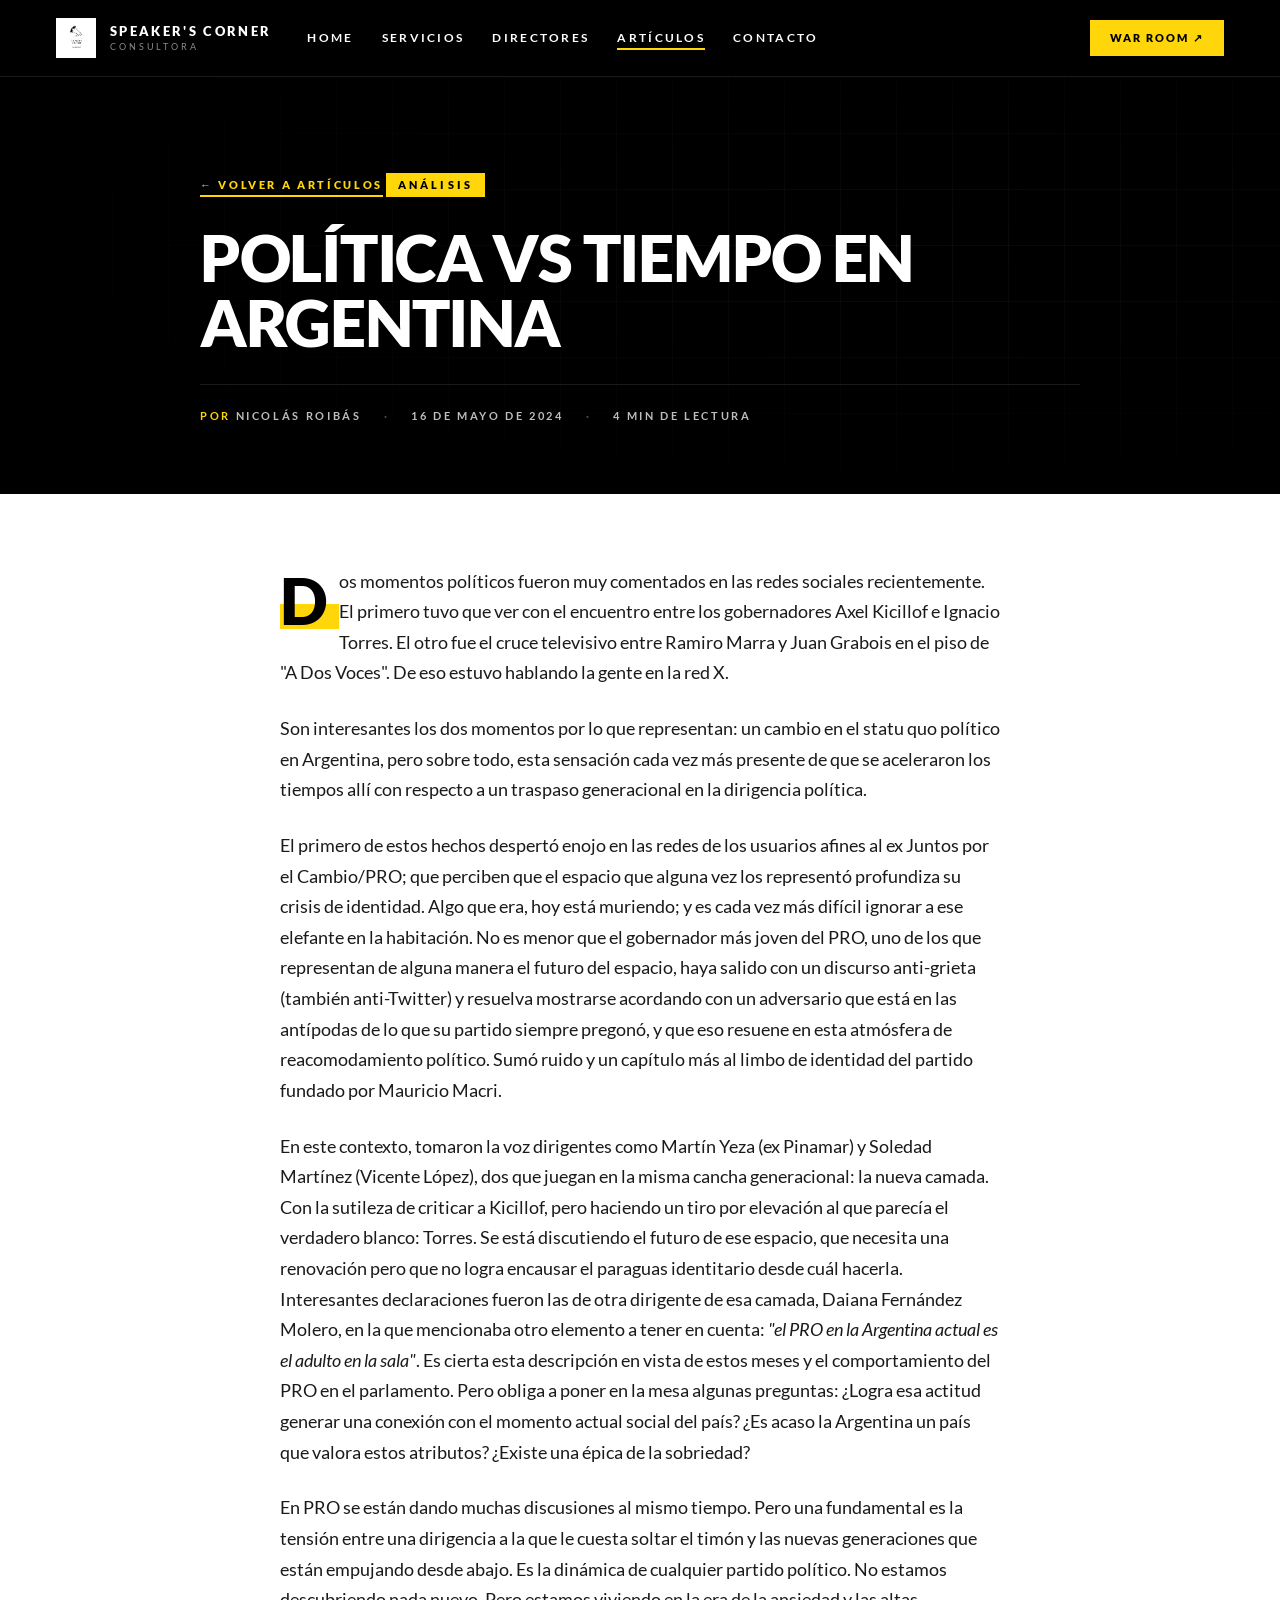
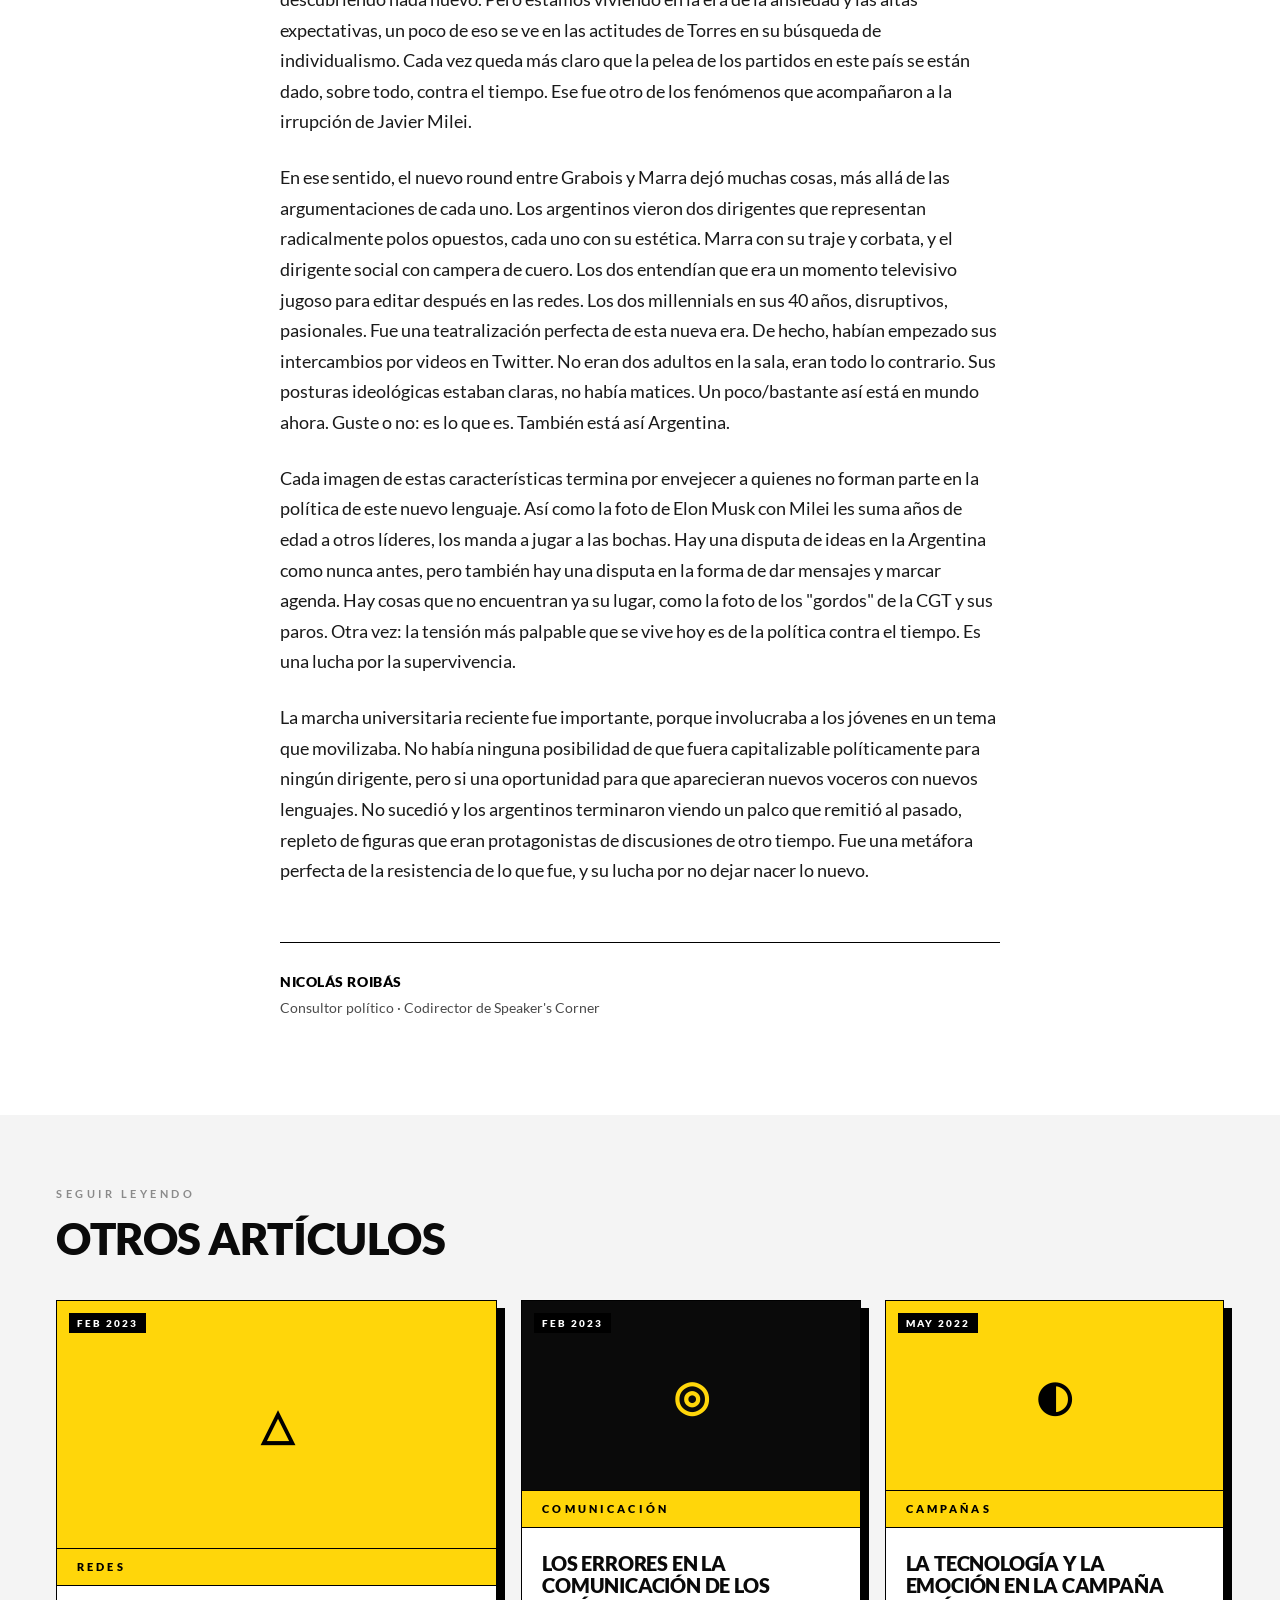
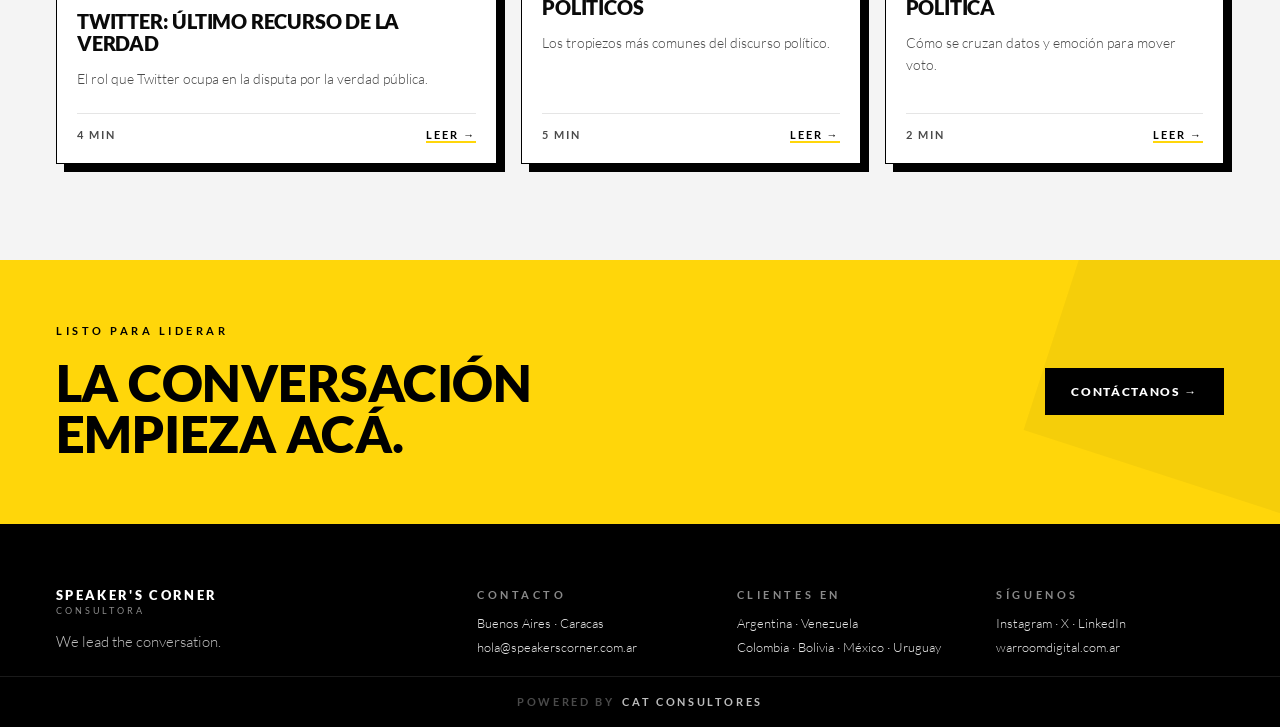
<file: post/politica-vs-tiempo-en-argentina.html>
<!doctype html>
<html lang="es">
<head>
<meta charset="utf-8">
<meta name="viewport" content="width=device-width, initial-scale=1">
<title>Política vs Tiempo en Argentina · Speaker's Corner Consultora</title>
<meta name="description" content="Por Nicolás Roibás. Sobre el cruce Kicillof-Torres, el debate Marra-Grabois y el reacomodamiento generacional de la dirigencia política argentina.">
<meta name="theme-color" content="#000000">
<meta property="og:title" content="Política vs Tiempo en Argentina · Speaker's Corner">
<meta property="og:image" content="../assets/megaphone.png">
<meta property="og:type" content="article">
<link rel="icon" type="image/png" href="../assets/logo-speakers.png">
<link rel="stylesheet" href="../css/tokens.css">
<link rel="stylesheet" href="../css/kit.css">
<link rel="stylesheet" href="../css/site.css">
</head>
<body>

<nav class="sc-nav" id="sc-nav">
  <a href="../index.html#top" class="sc-nav-brand" style="text-decoration:none">
    <img src="../assets/logo-speakers.png" alt="" class="sc-nav-logo">
    <div class="sc-wordmark-sm">SPEAKER'S CORNER<small>CONSULTORA</small></div>
  </a>
  <div class="sc-nav-links" id="sc-nav-links">
    <a href="../index.html#top"        class="sc-nav-link" data-nav="top">HOME</a>
    <a href="../index.html#servicios"  class="sc-nav-link" data-nav="servicios">SERVICIOS</a>
    <a href="../index.html#directores" class="sc-nav-link" data-nav="directores">DIRECTORES</a>
    <a href="../index.html#articulos"  class="sc-nav-link active" data-nav="articulos">ARTÍCULOS</a>
    <a href="../index.html#contacto"   class="sc-nav-link" data-nav="contacto">CONTACTO</a>
  </div>
  <a class="sc-nav-cta" href="https://warroomdigital.com.ar" target="_blank" rel="noopener">WAR ROOM ↗</a>
  <button class="sc-nav-toggle" id="sc-nav-toggle" aria-label="Abrir menú" aria-expanded="false" aria-controls="sc-nav-links">
    <span></span><span></span><span></span>
  </button>
</nav>

<header class="sc-post-hero">
  <div class="sc-post-hero-inner">
    <a href="../index.html#articulos" class="sc-post-back">← VOLVER A ARTÍCULOS</a>
    <span class="sc-post-cat">ANÁLISIS</span>
    <h1 class="sc-post-title">POLÍTICA VS TIEMPO EN ARGENTINA</h1>
    <div class="sc-post-meta">
      <span><strong>Por</strong> Nicolás Roibás</span>
      <span>16 de mayo de 2024</span>
      <span>4 min de lectura</span>
    </div>
  </div>
</header>

<article class="sc-post-body">
  <div class="sc-post-body-inner">
    <p>Dos momentos políticos fueron muy comentados en las redes sociales recientemente. El primero tuvo que ver con el encuentro entre los gobernadores Axel Kicillof e Ignacio Torres. El otro fue el cruce televisivo entre Ramiro Marra y Juan Grabois en el piso de "A Dos Voces". De eso estuvo hablando la gente en la red X.</p>

    <p>Son interesantes los dos momentos por lo que representan: un cambio en el statu quo político en Argentina, pero sobre todo, esta sensación cada vez más presente de que se aceleraron los tiempos allí con respecto a un traspaso generacional en la dirigencia política.</p>

    <p>El primero de estos hechos despertó enojo en las redes de los usuarios afines al ex Juntos por el Cambio/PRO; que perciben que el espacio que alguna vez los representó profundiza su crisis de identidad. Algo que era, hoy está muriendo; y es cada vez más difícil ignorar a ese elefante en la habitación. No es menor que el gobernador más joven del PRO, uno de los que representan de alguna manera el futuro del espacio, haya salido con un discurso anti-grieta (también anti-Twitter) y resuelva mostrarse acordando con un adversario que está en las antípodas de lo que su partido siempre pregonó, y que eso resuene en esta atmósfera de reacomodamiento político. Sumó ruido y un capítulo más al limbo de identidad del partido fundado por Mauricio Macri.</p>

    <p>En este contexto, tomaron la voz dirigentes como Martín Yeza (ex Pinamar) y Soledad Martínez (Vicente López), dos que juegan en la misma cancha generacional: la nueva camada. Con la sutileza de criticar a Kicillof, pero haciendo un tiro por elevación al que parecía el verdadero blanco: Torres. Se está discutiendo el futuro de ese espacio, que necesita una renovación pero que no logra encausar el paraguas identitario desde cuál hacerla. Interesantes declaraciones fueron las de otra dirigente de esa camada, Daiana Fernández Molero, en la que mencionaba otro elemento a tener en cuenta: <em>"el PRO en la Argentina actual es el adulto en la sala"</em>. Es cierta esta descripción en vista de estos meses y el comportamiento del PRO en el parlamento. Pero obliga a poner en la mesa algunas preguntas: ¿Logra esa actitud generar una conexión con el momento actual social del país? ¿Es acaso la Argentina un país que valora estos atributos? ¿Existe una épica de la sobriedad?</p>

    <p>En PRO se están dando muchas discusiones al mismo tiempo. Pero una fundamental es la tensión entre una dirigencia a la que le cuesta soltar el timón y las nuevas generaciones que están empujando desde abajo. Es la dinámica de cualquier partido político. No estamos descubriendo nada nuevo. Pero estamos viviendo en la era de la ansiedad y las altas expectativas, un poco de eso se ve en las actitudes de Torres en su búsqueda de individualismo. Cada vez queda más claro que la pelea de los partidos en este país se están dado, sobre todo, contra el tiempo. Ese fue otro de los fenómenos que acompañaron a la irrupción de Javier Milei.</p>

    <p>En ese sentido, el nuevo round entre Grabois y Marra dejó muchas cosas, más allá de las argumentaciones de cada uno. Los argentinos vieron dos dirigentes que representan radicalmente polos opuestos, cada uno con su estética. Marra con su traje y corbata, y el dirigente social con campera de cuero. Los dos entendían que era un momento televisivo jugoso para editar después en las redes. Los dos millennials en sus 40 años, disruptivos, pasionales. Fue una teatralización perfecta de esta nueva era. De hecho, habían empezado sus intercambios por videos en Twitter. No eran dos adultos en la sala, eran todo lo contrario. Sus posturas ideológicas estaban claras, no había matices. Un poco/bastante así está en mundo ahora. Guste o no: es lo que es. También está así Argentina.</p>

    <p>Cada imagen de estas características termina por envejecer a quienes no forman parte en la política de este nuevo lenguaje. Así como la foto de Elon Musk con Milei les suma años de edad a otros líderes, los manda a jugar a las bochas. Hay una disputa de ideas en la Argentina como nunca antes, pero también hay una disputa en la forma de dar mensajes y marcar agenda. Hay cosas que no encuentran ya su lugar, como la foto de los "gordos" de la CGT y sus paros. Otra vez: la tensión más palpable que se vive hoy es de la política contra el tiempo. Es una lucha por la supervivencia.</p>

    <p>La marcha universitaria reciente fue importante, porque involucraba a los jóvenes en un tema que movilizaba. No había ninguna posibilidad de que fuera capitalizable políticamente para ningún dirigente, pero si una oportunidad para que aparecieran nuevos voceros con nuevos lenguajes. No sucedió y los argentinos terminaron viendo un palco que remitió al pasado, repleto de figuras que eran protagonistas de discusiones de otro tiempo. Fue una metáfora perfecta de la resistencia de lo que fue, y su lucha por no dejar nacer lo nuevo.</p>

    <div class="sc-post-author">
      <strong>Nicolás Roibás</strong>
      Consultor político · Codirector de Speaker's Corner
    </div>
  </div>
</article>

<section class="sc-post-related">
  <div class="sc-post-related-head">
    <div class="sc-eyebrow">SEGUIR LEYENDO</div>
    <h2>OTROS ARTÍCULOS</h2>
  </div>
  <div class="sc-articles-grid">
    <a class="sc-art" href="./twitter-ultimo-recurso-de-la-verdad.html" style="text-decoration:none;color:inherit">
      <div class="sc-art-thumb alt"><span class="sc-art-badge">FEB 2023</span>△</div>
      <div class="sc-art-cat">REDES</div>
      <div class="sc-art-body">
        <h3 class="sc-art-title">TWITTER: ÚLTIMO RECURSO DE LA VERDAD</h3>
        <p class="sc-art-lead">El rol que Twitter ocupa en la disputa por la verdad pública.</p>
        <div class="sc-art-meta"><span>4 MIN</span><span class="sc-art-read">LEER →</span></div>
      </div>
    </a>
    <a class="sc-art" href="./los-errores-en-la-comunicacion-de-los-politicos.html" style="text-decoration:none;color:inherit">
      <div class="sc-art-thumb"><span class="sc-art-badge">FEB 2023</span>◎</div>
      <div class="sc-art-cat">COMUNICACIÓN</div>
      <div class="sc-art-body">
        <h3 class="sc-art-title">LOS ERRORES EN LA COMUNICACIÓN DE LOS POLÍTICOS</h3>
        <p class="sc-art-lead">Los tropiezos más comunes del discurso político.</p>
        <div class="sc-art-meta"><span>5 MIN</span><span class="sc-art-read">LEER →</span></div>
      </div>
    </a>
    <a class="sc-art" href="./la-tecnologia-y-la-emocion-en-la-campana-politica.html" style="text-decoration:none;color:inherit">
      <div class="sc-art-thumb alt"><span class="sc-art-badge">MAY 2022</span>◐</div>
      <div class="sc-art-cat">CAMPAÑAS</div>
      <div class="sc-art-body">
        <h3 class="sc-art-title">LA TECNOLOGÍA Y LA EMOCIÓN EN LA CAMPAÑA POLÍTICA</h3>
        <p class="sc-art-lead">Cómo se cruzan datos y emoción para mover voto.</p>
        <div class="sc-art-meta"><span>2 MIN</span><span class="sc-art-read">LEER →</span></div>
      </div>
    </a>
  </div>
</section>

<section class="sc-contact" id="contacto">
  <div class="sc-contact-inner">
    <div>
      <div class="sc-eyebrow" style="color:#000">LISTO PARA LIDERAR</div>
      <h2 class="sc-contact-title">LA CONVERSACIÓN<br>EMPIEZA ACÁ.</h2>
    </div>
    <a href="mailto:hola@speakerscorner.com.ar?subject=Consulta%20desde%20speakerscorner.com.ar" class="sc-btn sc-btn-dark" style="text-decoration:none">CONTÁCTANOS →</a>
  </div>
</section>

<footer class="sc-footer">
  <div class="sc-footer-brand">
    <div class="sc-wordmark-sm" style="color:#fff">SPEAKER'S CORNER<small>CONSULTORA</small></div>
    <p class="sc-footer-tag">We lead the conversation.</p>
  </div>
  <div class="sc-footer-cols">
    <div>
      <div class="sc-eyebrow" style="color:#8A8A8A">CONTACTO</div>
      <p>Buenos Aires · Caracas</p>
      <p><a href="mailto:hola@speakerscorner.com.ar" style="color:#E5E5E5;text-decoration:none">hola@speakerscorner.com.ar</a></p>
    </div>
    <div>
      <div class="sc-eyebrow" style="color:#8A8A8A">CLIENTES EN</div>
      <p>Argentina · Venezuela</p>
      <p>Colombia · Bolivia · México · Uruguay</p>
    </div>
    <div>
      <div class="sc-eyebrow" style="color:#8A8A8A">SÍGUENOS</div>
      <p>Instagram · X · LinkedIn</p>
      <p><a href="https://warroomdigital.com.ar" target="_blank" rel="noopener" style="color:#E5E5E5;text-decoration:none">warroomdigital.com.ar</a></p>
    </div>
  </div>
  <div class="sc-powered">POWERED BY <a href="https://www.catconsultores.com.ar" target="_blank" rel="noopener">CAT CONSULTORES</a></div>
</footer>

<script src="../js/app.js"></script>
</body>
</html>
</file>
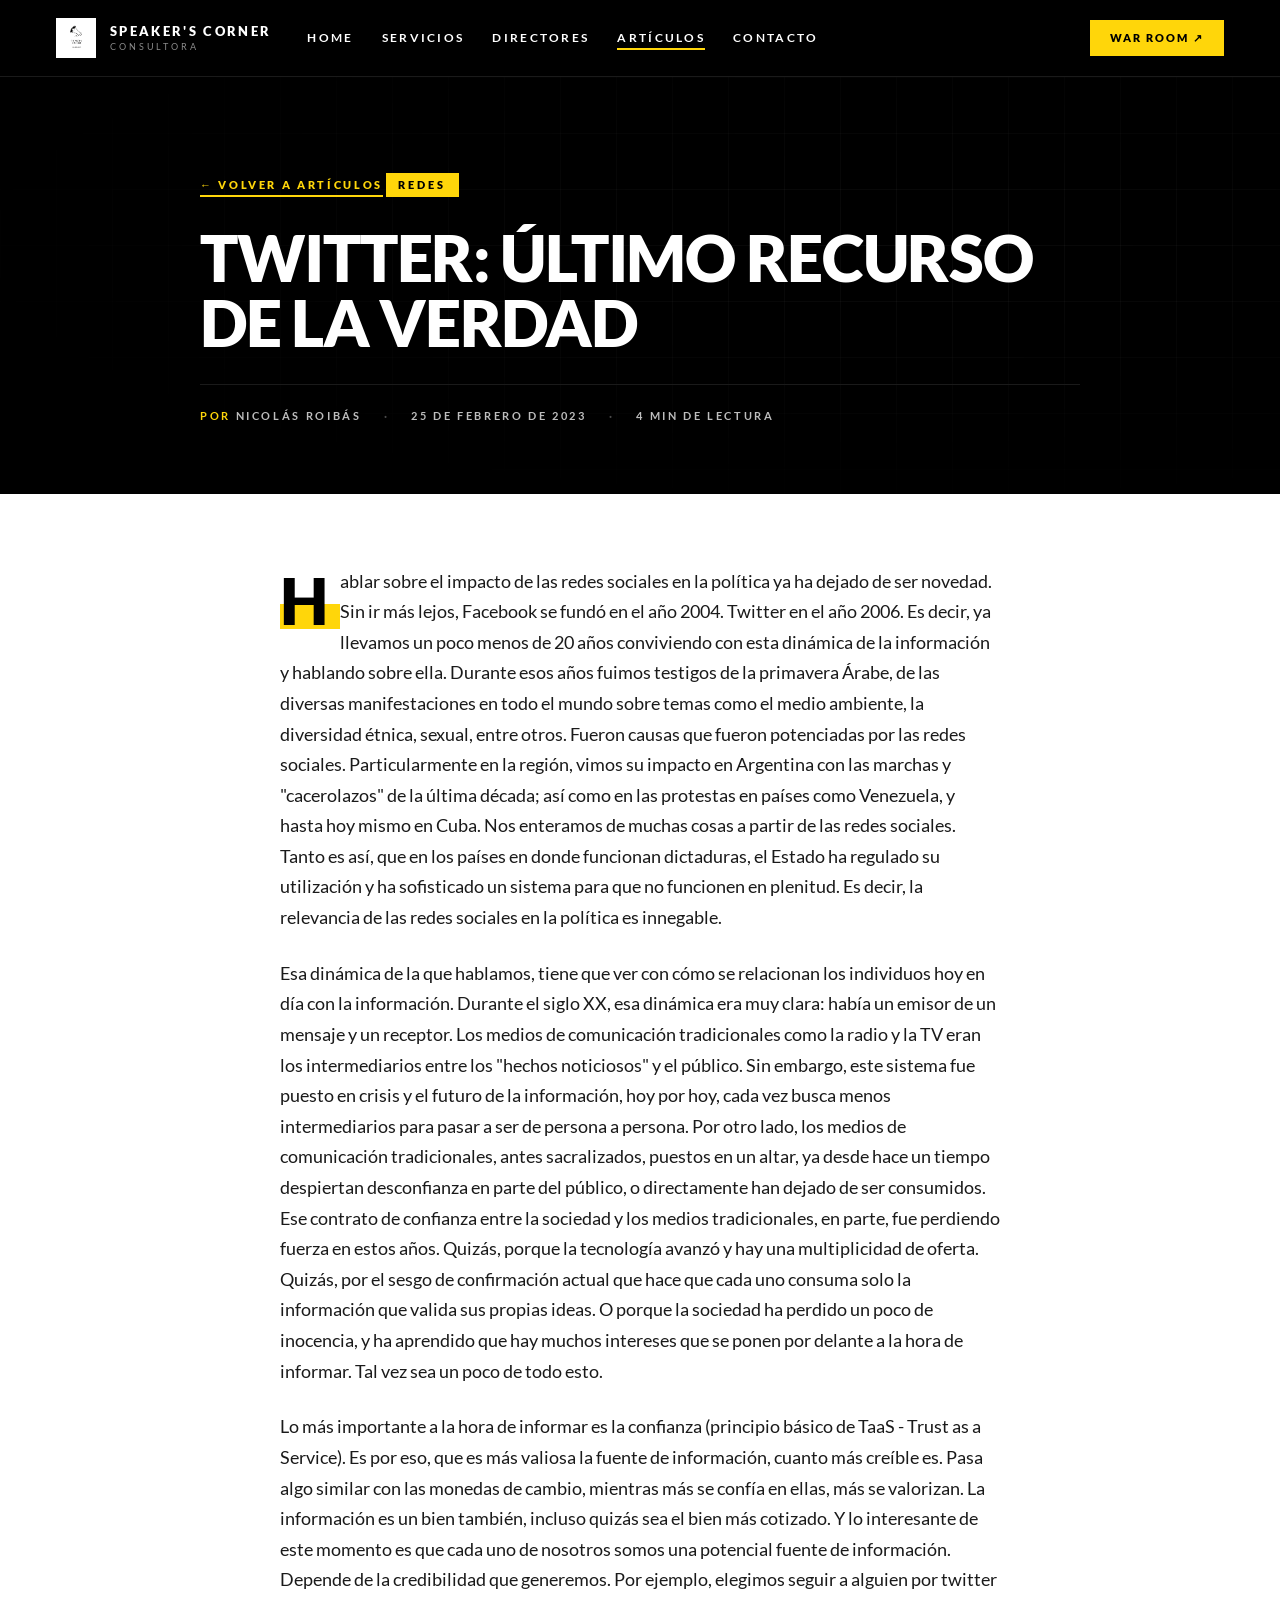
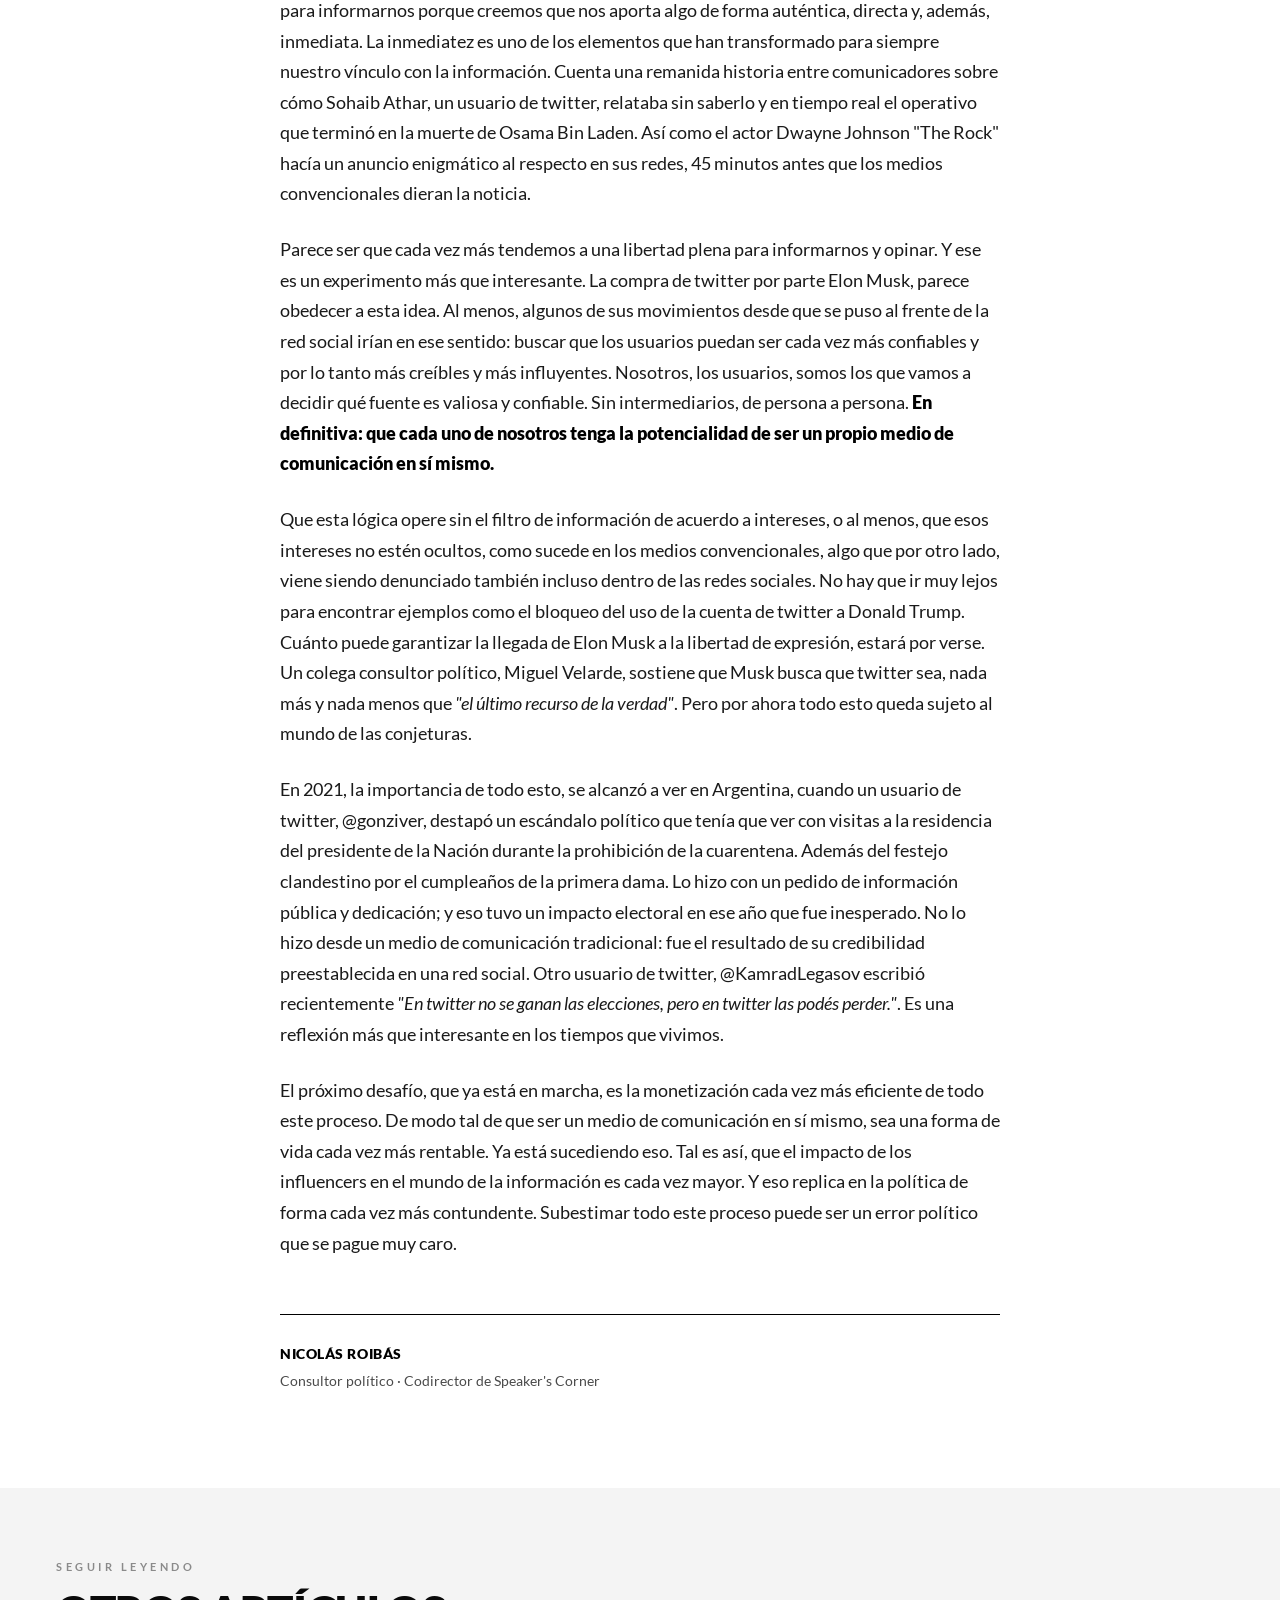
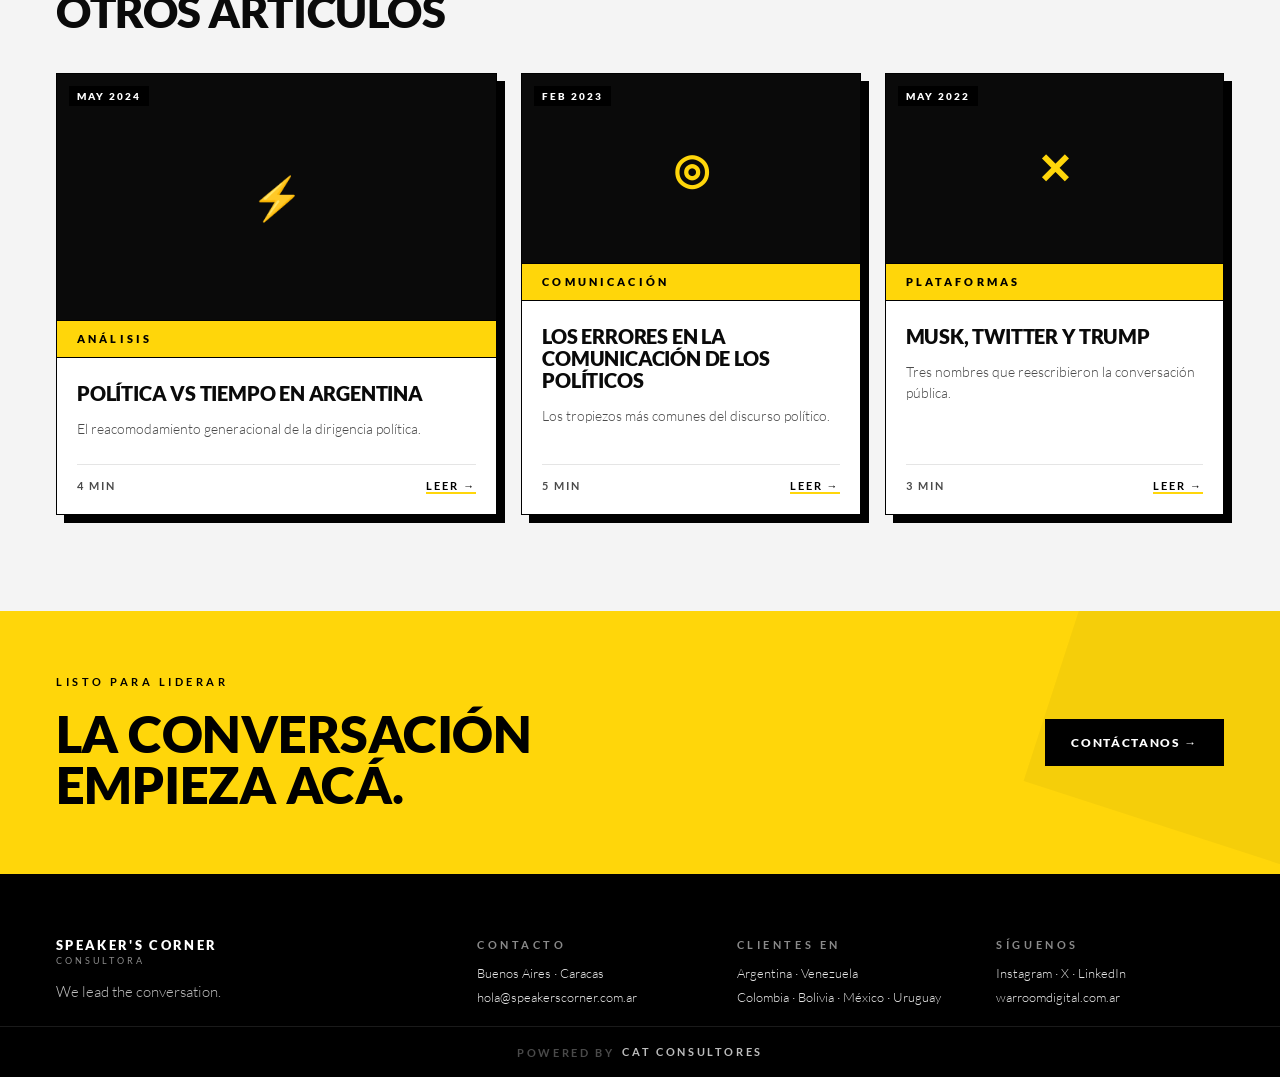
<file: post/twitter-ultimo-recurso-de-la-verdad.html>
<!doctype html>
<html lang="es">
<head>
<meta charset="utf-8">
<meta name="viewport" content="width=device-width, initial-scale=1">
<title>Twitter: Último Recurso de la Verdad · Speaker's Corner Consultora</title>
<meta name="description" content="Por Nicolás Roibás. Sobre el rol de Twitter en la disputa por la verdad pública, la inmediatez y la confianza como base de la información.">
<meta name="theme-color" content="#000000">
<meta property="og:title" content="Twitter: Último Recurso de la Verdad · Speaker's Corner">
<meta property="og:image" content="../assets/megaphone.png">
<meta property="og:type" content="article">
<link rel="icon" type="image/png" href="../assets/logo-speakers.png">
<link rel="stylesheet" href="../css/tokens.css">
<link rel="stylesheet" href="../css/kit.css">
<link rel="stylesheet" href="../css/site.css">
</head>
<body>

<nav class="sc-nav" id="sc-nav">
  <a href="../index.html#top" class="sc-nav-brand" style="text-decoration:none">
    <img src="../assets/logo-speakers.png" alt="" class="sc-nav-logo">
    <div class="sc-wordmark-sm">SPEAKER'S CORNER<small>CONSULTORA</small></div>
  </a>
  <div class="sc-nav-links" id="sc-nav-links">
    <a href="../index.html#top"        class="sc-nav-link" data-nav="top">HOME</a>
    <a href="../index.html#servicios"  class="sc-nav-link" data-nav="servicios">SERVICIOS</a>
    <a href="../index.html#directores" class="sc-nav-link" data-nav="directores">DIRECTORES</a>
    <a href="../index.html#articulos"  class="sc-nav-link active" data-nav="articulos">ARTÍCULOS</a>
    <a href="../index.html#contacto"   class="sc-nav-link" data-nav="contacto">CONTACTO</a>
  </div>
  <a class="sc-nav-cta" href="https://warroomdigital.com.ar" target="_blank" rel="noopener">WAR ROOM ↗</a>
  <button class="sc-nav-toggle" id="sc-nav-toggle" aria-label="Abrir menú" aria-expanded="false" aria-controls="sc-nav-links">
    <span></span><span></span><span></span>
  </button>
</nav>

<header class="sc-post-hero">
  <div class="sc-post-hero-inner">
    <a href="../index.html#articulos" class="sc-post-back">← VOLVER A ARTÍCULOS</a>
    <span class="sc-post-cat">REDES</span>
    <h1 class="sc-post-title">TWITTER: ÚLTIMO RECURSO DE LA VERDAD</h1>
    <div class="sc-post-meta">
      <span><strong>Por</strong> Nicolás Roibás</span>
      <span>25 de febrero de 2023</span>
      <span>4 min de lectura</span>
    </div>
  </div>
</header>

<article class="sc-post-body">
  <div class="sc-post-body-inner">
    <p>Hablar sobre el impacto de las redes sociales en la política ya ha dejado de ser novedad. Sin ir más lejos, Facebook se fundó en el año 2004. Twitter en el año 2006. Es decir, ya llevamos un poco menos de 20 años conviviendo con esta dinámica de la información y hablando sobre ella. Durante esos años fuimos testigos de la primavera Árabe, de las diversas manifestaciones en todo el mundo sobre temas como el medio ambiente, la diversidad étnica, sexual, entre otros. Fueron causas que fueron potenciadas por las redes sociales. Particularmente en la región, vimos su impacto en Argentina con las marchas y "cacerolazos" de la última década; así como en las protestas en países como Venezuela, y hasta hoy mismo en Cuba. Nos enteramos de muchas cosas a partir de las redes sociales. Tanto es así, que en los países en donde funcionan dictaduras, el Estado ha regulado su utilización y ha sofisticado un sistema para que no funcionen en plenitud. Es decir, la relevancia de las redes sociales en la política es innegable.</p>

    <p>Esa dinámica de la que hablamos, tiene que ver con cómo se relacionan los individuos hoy en día con la información. Durante el siglo XX, esa dinámica era muy clara: había un emisor de un mensaje y un receptor. Los medios de comunicación tradicionales como la radio y la TV eran los intermediarios entre los "hechos noticiosos" y el público. Sin embargo, este sistema fue puesto en crisis y el futuro de la información, hoy por hoy, cada vez busca menos intermediarios para pasar a ser de persona a persona. Por otro lado, los medios de comunicación tradicionales, antes sacralizados, puestos en un altar, ya desde hace un tiempo despiertan desconfianza en parte del público, o directamente han dejado de ser consumidos. Ese contrato de confianza entre la sociedad y los medios tradicionales, en parte, fue perdiendo fuerza en estos años. Quizás, porque la tecnología avanzó y hay una multiplicidad de oferta. Quizás, por el sesgo de confirmación actual que hace que cada uno consuma solo la información que valida sus propias ideas. O porque la sociedad ha perdido un poco de inocencia, y ha aprendido que hay muchos intereses que se ponen por delante a la hora de informar. Tal vez sea un poco de todo esto.</p>

    <p>Lo más importante a la hora de informar es la confianza (principio básico de TaaS - Trust as a Service). Es por eso, que es más valiosa la fuente de información, cuanto más creíble es. Pasa algo similar con las monedas de cambio, mientras más se confía en ellas, más se valorizan. La información es un bien también, incluso quizás sea el bien más cotizado. Y lo interesante de este momento es que cada uno de nosotros somos una potencial fuente de información. Depende de la credibilidad que generemos. Por ejemplo, elegimos seguir a alguien por twitter para informarnos porque creemos que nos aporta algo de forma auténtica, directa y, además, inmediata. La inmediatez es uno de los elementos que han transformado para siempre nuestro vínculo con la información. Cuenta una remanida historia entre comunicadores sobre cómo Sohaib Athar, un usuario de twitter, relataba sin saberlo y en tiempo real el operativo que terminó en la muerte de Osama Bin Laden. Así como el actor Dwayne Johnson "The Rock" hacía un anuncio enigmático al respecto en sus redes, 45 minutos antes que los medios convencionales dieran la noticia.</p>

    <p>Parece ser que cada vez más tendemos a una libertad plena para informarnos y opinar. Y ese es un experimento más que interesante. La compra de twitter por parte Elon Musk, parece obedecer a esta idea. Al menos, algunos de sus movimientos desde que se puso al frente de la red social irían en ese sentido: buscar que los usuarios puedan ser cada vez más confiables y por lo tanto más creíbles y más influyentes. Nosotros, los usuarios, somos los que vamos a decidir qué fuente es valiosa y confiable. Sin intermediarios, de persona a persona. <strong>En definitiva: que cada uno de nosotros tenga la potencialidad de ser un propio medio de comunicación en sí mismo.</strong></p>

    <p>Que esta lógica opere sin el filtro de información de acuerdo a intereses, o al menos, que esos intereses no estén ocultos, como sucede en los medios convencionales, algo que por otro lado, viene siendo denunciado también incluso dentro de las redes sociales. No hay que ir muy lejos para encontrar ejemplos como el bloqueo del uso de la cuenta de twitter a Donald Trump. Cuánto puede garantizar la llegada de Elon Musk a la libertad de expresión, estará por verse. Un colega consultor político, Miguel Velarde, sostiene que Musk busca que twitter sea, nada más y nada menos que <em>"el último recurso de la verdad"</em>. Pero por ahora todo esto queda sujeto al mundo de las conjeturas.</p>

    <p>En 2021, la importancia de todo esto, se alcanzó a ver en Argentina, cuando un usuario de twitter, @gonziver, destapó un escándalo político que tenía que ver con visitas a la residencia del presidente de la Nación durante la prohibición de la cuarentena. Además del festejo clandestino por el cumpleaños de la primera dama. Lo hizo con un pedido de información pública y dedicación; y eso tuvo un impacto electoral en ese año que fue inesperado. No lo hizo desde un medio de comunicación tradicional: fue el resultado de su credibilidad preestablecida en una red social. Otro usuario de twitter, @KamradLegasov escribió recientemente <em>"En twitter no se ganan las elecciones, pero en twitter las podés perder."</em>. Es una reflexión más que interesante en los tiempos que vivimos.</p>

    <p>El próximo desafío, que ya está en marcha, es la monetización cada vez más eficiente de todo este proceso. De modo tal de que ser un medio de comunicación en sí mismo, sea una forma de vida cada vez más rentable. Ya está sucediendo eso. Tal es así, que el impacto de los influencers en el mundo de la información es cada vez mayor. Y eso replica en la política de forma cada vez más contundente. Subestimar todo este proceso puede ser un error político que se pague muy caro.</p>

    <div class="sc-post-author">
      <strong>Nicolás Roibás</strong>
      Consultor político · Codirector de Speaker's Corner
    </div>
  </div>
</article>

<section class="sc-post-related">
  <div class="sc-post-related-head">
    <div class="sc-eyebrow">SEGUIR LEYENDO</div>
    <h2>OTROS ARTÍCULOS</h2>
  </div>
  <div class="sc-articles-grid">
    <a class="sc-art" href="./politica-vs-tiempo-en-argentina.html" style="text-decoration:none;color:inherit">
      <div class="sc-art-thumb"><span class="sc-art-badge">MAY 2024</span>⚡</div>
      <div class="sc-art-cat">ANÁLISIS</div>
      <div class="sc-art-body">
        <h3 class="sc-art-title">POLÍTICA VS TIEMPO EN ARGENTINA</h3>
        <p class="sc-art-lead">El reacomodamiento generacional de la dirigencia política.</p>
        <div class="sc-art-meta"><span>4 MIN</span><span class="sc-art-read">LEER →</span></div>
      </div>
    </a>
    <a class="sc-art" href="./los-errores-en-la-comunicacion-de-los-politicos.html" style="text-decoration:none;color:inherit">
      <div class="sc-art-thumb"><span class="sc-art-badge">FEB 2023</span>◎</div>
      <div class="sc-art-cat">COMUNICACIÓN</div>
      <div class="sc-art-body">
        <h3 class="sc-art-title">LOS ERRORES EN LA COMUNICACIÓN DE LOS POLÍTICOS</h3>
        <p class="sc-art-lead">Los tropiezos más comunes del discurso político.</p>
        <div class="sc-art-meta"><span>5 MIN</span><span class="sc-art-read">LEER →</span></div>
      </div>
    </a>
    <a class="sc-art" href="./musk-twitter-y-trump.html" style="text-decoration:none;color:inherit">
      <div class="sc-art-thumb"><span class="sc-art-badge">MAY 2022</span>✕</div>
      <div class="sc-art-cat">PLATAFORMAS</div>
      <div class="sc-art-body">
        <h3 class="sc-art-title">MUSK, TWITTER Y TRUMP</h3>
        <p class="sc-art-lead">Tres nombres que reescribieron la conversación pública.</p>
        <div class="sc-art-meta"><span>3 MIN</span><span class="sc-art-read">LEER →</span></div>
      </div>
    </a>
  </div>
</section>

<section class="sc-contact" id="contacto">
  <div class="sc-contact-inner">
    <div>
      <div class="sc-eyebrow" style="color:#000">LISTO PARA LIDERAR</div>
      <h2 class="sc-contact-title">LA CONVERSACIÓN<br>EMPIEZA ACÁ.</h2>
    </div>
    <a href="mailto:hola@speakerscorner.com.ar?subject=Consulta%20desde%20speakerscorner.com.ar" class="sc-btn sc-btn-dark" style="text-decoration:none">CONTÁCTANOS →</a>
  </div>
</section>

<footer class="sc-footer">
  <div class="sc-footer-brand">
    <div class="sc-wordmark-sm" style="color:#fff">SPEAKER'S CORNER<small>CONSULTORA</small></div>
    <p class="sc-footer-tag">We lead the conversation.</p>
  </div>
  <div class="sc-footer-cols">
    <div>
      <div class="sc-eyebrow" style="color:#8A8A8A">CONTACTO</div>
      <p>Buenos Aires · Caracas</p>
      <p><a href="mailto:hola@speakerscorner.com.ar" style="color:#E5E5E5;text-decoration:none">hola@speakerscorner.com.ar</a></p>
    </div>
    <div>
      <div class="sc-eyebrow" style="color:#8A8A8A">CLIENTES EN</div>
      <p>Argentina · Venezuela</p>
      <p>Colombia · Bolivia · México · Uruguay</p>
    </div>
    <div>
      <div class="sc-eyebrow" style="color:#8A8A8A">SÍGUENOS</div>
      <p>Instagram · X · LinkedIn</p>
      <p><a href="https://warroomdigital.com.ar" target="_blank" rel="noopener" style="color:#E5E5E5;text-decoration:none">warroomdigital.com.ar</a></p>
    </div>
  </div>
  <div class="sc-powered">POWERED BY <a href="https://www.catconsultores.com.ar" target="_blank" rel="noopener">CAT CONSULTORES</a></div>
</footer>

<script src="../js/app.js"></script>
</body>
</html>
</file>
<file: css/tokens.css>
/* =========================================================
   SPEAKER'S CORNER CONSULTORA — Design Tokens
   Colors + Typography foundation
   ---------------------------------------------------------
   Brand: black + yellow, high-contrast editorial/political.
   Type: Lato (primary), with a tight uppercase display
   treatment derived from the wordmark.
   ========================================================= */

/* -------- Fonts -------- */
@font-face {
  font-family: 'Lato';
  font-style: normal;
  font-weight: 300;
  font-display: swap;
  src: url('../fonts/Lato-Light.woff2') format('woff2');
}
@font-face {
  font-family: 'Lato';
  font-style: normal;
  font-weight: 400;
  font-display: swap;
  src: url('../fonts/Lato-Regular.woff2') format('woff2');
}
@font-face {
  font-family: 'Lato';
  font-style: italic;
  font-weight: 400;
  font-display: swap;
  src: url('../fonts/Lato-Italic.woff2') format('woff2');
}
@font-face {
  font-family: 'Lato';
  font-style: normal;
  font-weight: 700;
  font-display: swap;
  src: url('../fonts/Lato-Bold.woff2') format('woff2');
}
@font-face {
  font-family: 'Lato';
  font-style: normal;
  font-weight: 900;
  font-display: swap;
  src: url('../fonts/Lato-Black.woff2') format('woff2');
}

/* Google Fonts fallback — remove once woff2 files are in fonts/ */
@import url('https://fonts.googleapis.com/css2?family=Lato:ital,wght@0,300;0,400;0,700;0,900;1,400&display=swap');

:root {
  /* =========================================================
     COLORS — Primitive
     ========================================================= */

  /* Black scale — the brand backbone */
  --sc-black:          #000000;
  --sc-ink:            #0A0A0A;   /* page fg / deep surfaces */
  --sc-coal:           #1A1A1A;   /* elevated dark surface */
  --sc-graphite:       #2B2B2B;   /* borders on dark */
  --sc-slate:          #4A4A4A;   /* muted fg on dark */
  --sc-ash:            #8A8A8A;   /* secondary fg */
  --sc-fog:            #BDBDBD;   /* tertiary fg / divider on light */
  --sc-mist:           #E5E5E5;   /* subtle lines */
  --sc-paper:          #F4F4F4;   /* page bg light */
  --sc-white:          #FFFFFF;

  /* Yellow scale — the voice / accent */
  --sc-yellow:         #FFD60A;   /* brand yellow (halftone bolt) */
  --sc-yellow-bright:  #FFE34D;   /* hover / highlight */
  --sc-yellow-deep:    #E6B800;   /* press / print-safe */
  --sc-yellow-soft:    #FFF4B8;   /* background wash */

  /* Semantic signals (editorial news palette) */
  --sc-signal-red:     #D7263D;   /* crisis, breaking */
  --sc-signal-green:   #2E8B57;   /* positive trends */
  --sc-signal-blue:    #1D4E89;   /* analysis / institutional */

  /* =========================================================
     SEMANTIC TOKENS — Light (default)
     ========================================================= */
  --bg:                var(--sc-white);
  --bg-elevated:       var(--sc-paper);
  --bg-inverse:        var(--sc-black);
  --bg-accent:         var(--sc-yellow);
  --bg-accent-soft:    var(--sc-yellow-soft);

  --fg:                var(--sc-ink);
  --fg-muted:          var(--sc-slate);
  --fg-subtle:         var(--sc-ash);
  --fg-inverse:        var(--sc-white);
  --fg-on-accent:      var(--sc-black);

  --border:            var(--sc-mist);
  --border-strong:     var(--sc-ink);
  --border-accent:     var(--sc-yellow);

  --focus-ring:        var(--sc-yellow);

  /* =========================================================
     TYPOGRAPHY
     ========================================================= */
  --font-sans: 'Lato', -apple-system, BlinkMacSystemFont, 'Segoe UI', Roboto, sans-serif;
  --font-display: 'Lato', -apple-system, sans-serif;
  --font-mono: ui-monospace, 'SF Mono', Menlo, Consolas, monospace;

  /* Weights */
  --fw-light: 300;
  --fw-regular: 400;
  --fw-bold: 700;
  --fw-black: 900;

  /* Sizes (editorial scale) */
  --fs-hero:      clamp(3rem, 7vw, 6.5rem);   /* 48 → 104 */
  --fs-display:   clamp(2.25rem, 5vw, 4rem);  /* 36 → 64 */
  --fs-h1:        2.25rem;   /* 36 */
  --fs-h2:        1.75rem;   /* 28 */
  --fs-h3:        1.375rem;  /* 22 */
  --fs-h4:        1.125rem;  /* 18 */
  --fs-body:      1rem;      /* 16 */
  --fs-small:     0.875rem;  /* 14 */
  --fs-caption:   0.75rem;   /* 12 */
  --fs-eyebrow:   0.6875rem; /* 11 — uppercase labels */

  /* Line-heights */
  --lh-tight: 1.05;
  --lh-display: 1.1;
  --lh-snug: 1.25;
  --lh-body: 1.6;
  --lh-loose: 1.8;

  /* Letter-spacing — brand cue: open tracking on uppercase */
  --ls-hero: -0.02em;
  --ls-display: -0.01em;
  --ls-heading: 0;
  --ls-body: 0.005em;
  --ls-caps-tight: 0.04em;
  --ls-caps-wide: 0.18em;   /* the wordmark tracking */
  --ls-caps-xwide: 0.32em;  /* "CONSULTORA" style label */

  /* =========================================================
     SPACING — 4px base
     ========================================================= */
  --sp-0: 0;
  --sp-1: 0.25rem;  /* 4  */
  --sp-2: 0.5rem;   /* 8  */
  --sp-3: 0.75rem;  /* 12 */
  --sp-4: 1rem;     /* 16 */
  --sp-5: 1.5rem;   /* 24 */
  --sp-6: 2rem;     /* 32 */
  --sp-7: 3rem;     /* 48 */
  --sp-8: 4rem;     /* 64 */
  --sp-9: 6rem;     /* 96 */
  --sp-10: 8rem;    /* 128 */

  /* =========================================================
     RADII — brand is sharp; radii are minimal
     ========================================================= */
  --r-0: 0;
  --r-1: 2px;
  --r-2: 4px;
  --r-3: 8px;
  --r-pill: 999px;

  /* =========================================================
     SHADOWS — editorial / press
     Kept flat. A single "print" shadow for cards.
     ========================================================= */
  --shadow-0: none;
  --shadow-1: 0 1px 0 0 var(--sc-ink);
  --shadow-print: 6px 6px 0 0 var(--sc-ink);     /* hard offset */
  --shadow-print-yellow: 6px 6px 0 0 var(--sc-yellow);
  --shadow-card: 0 2px 12px rgba(0,0,0,.08);
  --shadow-pop: 0 12px 32px rgba(0,0,0,.18);

  /* Borders */
  --bw-hair: 1px;
  --bw-rule: 2px;
  --bw-bold: 4px;

  /* Motion */
  --ease-out: cubic-bezier(.2,.7,.2,1);
  --ease-in-out: cubic-bezier(.4,.0,.2,1);
  --dur-fast: 120ms;
  --dur-base: 200ms;
  --dur-slow: 360ms;
}

/* =========================================================
   SEMANTIC TEXT STYLES
   ========================================================= */

.sc-hero {
  font-family: var(--font-display);
  font-weight: var(--fw-black);
  font-size: var(--fs-hero);
  line-height: var(--lh-tight);
  letter-spacing: var(--ls-hero);
  text-transform: uppercase;
  color: var(--fg);
}

.sc-display {
  font-family: var(--font-display);
  font-weight: var(--fw-black);
  font-size: var(--fs-display);
  line-height: var(--lh-display);
  letter-spacing: var(--ls-display);
  text-transform: uppercase;
}

.sc-h1 {
  font-family: var(--font-sans);
  font-weight: var(--fw-black);
  font-size: var(--fs-h1);
  line-height: var(--lh-snug);
  letter-spacing: var(--ls-caps-tight);
  text-transform: uppercase;
}

.sc-h2 {
  font-family: var(--font-sans);
  font-weight: var(--fw-bold);
  font-size: var(--fs-h2);
  line-height: var(--lh-snug);
  letter-spacing: var(--ls-caps-tight);
  text-transform: uppercase;
}

.sc-h3 {
  font-family: var(--font-sans);
  font-weight: var(--fw-bold);
  font-size: var(--fs-h3);
  line-height: var(--lh-snug);
  letter-spacing: 0;
}

.sc-h4 {
  font-family: var(--font-sans);
  font-weight: var(--fw-bold);
  font-size: var(--fs-h4);
  line-height: var(--lh-snug);
}

.sc-body {
  font-family: var(--font-sans);
  font-weight: var(--fw-regular);
  font-size: var(--fs-body);
  line-height: var(--lh-body);
  letter-spacing: var(--ls-body);
  color: var(--fg);
}

.sc-body-light {
  font-family: var(--font-sans);
  font-weight: var(--fw-light);
  font-size: var(--fs-body);
  line-height: var(--lh-body);
}

.sc-lead {
  font-family: var(--font-sans);
  font-weight: var(--fw-light);
  font-size: 1.25rem;
  line-height: 1.55;
  color: var(--fg-muted);
}

.sc-small { font-size: var(--fs-small); line-height: 1.5; }
.sc-caption { font-size: var(--fs-caption); color: var(--fg-muted); }

.sc-eyebrow {
  font-family: var(--font-sans);
  font-weight: var(--fw-bold);
  font-size: var(--fs-eyebrow);
  text-transform: uppercase;
  letter-spacing: var(--ls-caps-xwide);
  color: var(--fg-muted);
}

.sc-wordmark {
  font-family: var(--font-display);
  font-weight: var(--fw-black);
  text-transform: uppercase;
  letter-spacing: var(--ls-caps-wide);
}

/* yellow highlighter — recurring brand marker */
.sc-mark {
  background: linear-gradient(transparent 60%, var(--sc-yellow) 60%);
  padding: 0 .1em;
}
</file>
<file: css/kit.css>
/* Website UI kit — scoped styles, rides on colors_and_type.css */

body { margin: 0; background: #fff; color: var(--fg); font-family: var(--font-sans); }
* { box-sizing: border-box; }

/* ---------- NAV ---------- */
.sc-nav {
  background: #000; color: #fff;
  display: flex; align-items: center; gap: 28px;
  padding: 18px 56px;
  border-bottom: 1px solid #1A1A1A;
  position: sticky; top: 0; z-index: 20;
}
.sc-nav-brand { display: flex; align-items: center; gap: 14px; }
.sc-nav-logo { width: 40px; height: 40px; filter: invert(1); }
.sc-wordmark-sm {
  font-weight: 900; text-transform: uppercase; letter-spacing: .18em;
  font-size: 13px; line-height: 1.1; color: #fff;
}
.sc-wordmark-sm small {
  display: block; font-weight: 400; font-size: 9px; letter-spacing: .32em;
  margin-top: 4px; color: #8A8A8A;
}
.sc-nav-links { display: flex; gap: 28px; margin-left: 8px; }
.sc-nav-link {
  color: #fff; text-decoration: none; font-size: 11.5px; font-weight: 700;
  text-transform: uppercase; letter-spacing: .2em; cursor: pointer;
  padding: 4px 0; transition: color .15s;
}
.sc-nav-link:hover { color: #FFD60A; }
.sc-nav-link.active { border-bottom: 2px solid #FFD60A; }
.sc-nav-cta {
  margin-left: auto; background: #FFD60A; color: #000; text-decoration: none;
  padding: 11px 20px; font-size: 11px; font-weight: 900;
  letter-spacing: .18em; text-transform: uppercase;
  transition: background .15s;
}
.sc-nav-cta:hover { background: #FFE34D; }

/* ---------- HERO ---------- */
.sc-hero-sec {
  background: #000; color: #fff; padding: 100px 56px 120px;
  position: relative; overflow: hidden;
}
.sc-hero-sec::before {
  content:""; position:absolute; left:0; right:0; bottom:0; height:80px;
  background: #FFD60A; transform: skewY(-2deg); transform-origin: left bottom;
  opacity: .95;
}
.sc-hero-grid {
  display: grid; grid-template-columns: 1.3fr 1fr; gap: 64px;
  max-width: 1280px; margin: 0 auto; align-items: center;
  position: relative; z-index: 1;
}
.sc-eyebrow {
  font-size: 11px; font-weight: 700; text-transform: uppercase;
  letter-spacing: .32em; color: #8A8A8A; margin-bottom: 20px;
}
.sc-hero-title {
  font-weight: 900; text-transform: uppercase; font-size: clamp(56px, 7vw, 104px);
  line-height: .95; letter-spacing: -.02em; margin: 0 0 28px;
}
.sc-mark-yellow { color: #FFD60A; }
.sc-hero-lead {
  font-size: 19px; font-weight: 300; line-height: 1.55; color: #BDBDBD;
  max-width: 520px; margin: 0 0 36px;
}
.sc-hero-cta-row { display: flex; gap: 14px; flex-wrap: wrap; }
.sc-hero-art {
  position: relative; display: flex; align-items: center; justify-content: center;
}
.sc-hero-art img {
  max-width: 100%; height: auto; filter: drop-shadow(12px 12px 0 #FFD60A);
}
.sc-hero-tag {
  position: absolute; bottom: -24px; right: 0;
  font-size: 11px; font-weight: 700; letter-spacing: .32em;
  color: #8A8A8A; text-transform: uppercase;
}

/* ---------- BUTTONS ---------- */
.sc-btn {
  font-family: var(--font-sans); font-weight: 900;
  text-transform: uppercase; letter-spacing: .14em; font-size: 12px;
  padding: 14px 24px; border: 2px solid transparent; cursor: pointer;
  transition: all .15s;
}
.sc-btn-accent { background: #FFD60A; color: #000; border-color: #FFD60A; }
.sc-btn-accent:hover { background: #FFE34D; border-color: #FFE34D; }
.sc-btn-ghost-dark {
  background: transparent; color: #fff; border-color: #fff;
}
.sc-btn-ghost-dark:hover { background: #fff; color: #000; }
.sc-btn-dark { background: #000; color: #fff; border-color: #000; }
.sc-btn-dark:hover { background: #FFD60A; color: #000; border-color: #FFD60A; }

/* ---------- SECTIONS ---------- */
.sc-section { padding: 96px 56px; background: #fff; }
.sc-section-paper { background: #F4F4F4; }
.sc-section-dark { background: #0A0A0A; color: #fff; }
.sc-section-head { max-width: 1280px; margin: 0 auto 56px; }
.sc-section-title {
  font-weight: 900; text-transform: uppercase; font-size: clamp(40px, 5vw, 64px);
  line-height: 1; letter-spacing: -.01em; margin: 0 0 18px;
}
.sc-section-lead {
  font-size: 19px; font-weight: 300; line-height: 1.5;
  color: var(--fg-muted); max-width: 620px; margin: 0;
}
.sc-section-dark .sc-section-lead { color: #BDBDBD; }

/* ---------- SERVICE CARDS ---------- */
.sc-service-grid {
  display: grid; grid-template-columns: repeat(3, 1fr); gap: 20px;
  max-width: 1280px; margin: 0 auto;
}
.sc-service {
  background: #fff; border: 1.5px solid #000; padding: 28px 24px 24px;
  position: relative; box-shadow: 8px 8px 0 0 #000;
  transition: all .18s var(--ease-out); cursor: pointer;
}
.sc-service:hover { box-shadow: 8px 8px 0 0 #FFD60A; transform: translate(-2px,-2px); }
.sc-service-n {
  position: absolute; top: 16px; right: 20px;
  font-family: var(--font-mono); font-size: 11px; color: #BDBDBD;
  letter-spacing: .1em;
}
.sc-service-icon {
  width: 72px; height: 72px; overflow: hidden;
  margin-bottom: 20px; border: 1px solid #000;
}
.sc-service-icon img { width: 100%; height: 100%; object-fit: cover; }
.sc-service-title {
  font-weight: 900; text-transform: uppercase; letter-spacing: .02em;
  font-size: 17px; line-height: 1.2; margin: 0 0 10px;
}
.sc-service-desc {
  font-size: 14px; line-height: 1.55; color: #4A4A4A; font-weight: 300;
  margin: 0 0 16px;
}
.sc-service-more {
  font-size: 11px; font-weight: 900; text-transform: uppercase;
  letter-spacing: .18em; border-bottom: 2px solid #FFD60A; padding-bottom: 2px;
}

/* ---------- QUOTE ---------- */
.sc-quote {
  background: #FFD60A; padding: 88px 56px; text-align: center;
  position: relative;
}
.sc-quote-mark {
  font-family: Georgia, serif; font-size: 120px; line-height: .5;
  color: #000; opacity: .15; margin-bottom: 20px;
}
.sc-quote-text {
  font-weight: 900; text-transform: uppercase; font-size: clamp(28px, 3.4vw, 44px);
  line-height: 1.2; letter-spacing: -.01em; max-width: 900px;
  margin: 0 auto 28px; color: #000;
}
.sc-quote-text .sc-mark-yellow { background: #000; color: #FFD60A; padding: 0 .1em; }
.sc-quote-by {
  font-size: 11px; font-weight: 700; text-transform: uppercase;
  letter-spacing: .32em; color: #000;
}

/* ---------- DIRECTORS ---------- */
.sc-dirs {
  display: grid; grid-template-columns: 1fr 1fr; gap: 32px;
  max-width: 1280px; margin: 0 auto;
}
.sc-dir {
  display: grid; grid-template-columns: 200px 1fr; gap: 24px;
  background: #1A1A1A; padding: 28px; border-left: 4px solid #FFD60A;
}
.sc-dir-photo { width: 200px; height: 220px; overflow: hidden; filter: grayscale(.6); }
.sc-dir-photo img { width: 100%; height: 100%; object-fit: cover; }
.sc-dir h3 {
  font-weight: 900; text-transform: uppercase; font-size: 22px;
  letter-spacing: 0; margin: 0 0 6px; color: #fff;
}
.sc-dir-role {
  font-size: 11px; font-weight: 700; text-transform: uppercase;
  letter-spacing: .28em; color: #FFD60A; margin-bottom: 14px;
}
.sc-dir p { font-size: 14px; line-height: 1.55; color: #BDBDBD; font-weight: 300; margin: 0; }

/* ---------- CLIENTS / COUNTRIES ---------- */
.sc-countries {
  display: grid; grid-template-columns: repeat(4, 1fr); gap: 14px;
  max-width: 1280px; margin: 0 auto;
}
.sc-country {
  padding: 22px 12px; background: #fff; border: 1.5px solid #000;
  text-align: center; font-weight: 900; text-transform: uppercase;
  letter-spacing: .18em; font-size: 13px;
  transition: all .15s;
}
.sc-country:hover { background: #000; color: #FFD60A; }

/* ---------- CONTACT STRIP ---------- */
.sc-contact { background: #FFD60A; padding: 64px 56px; }
.sc-contact-inner {
  max-width: 1280px; margin: 0 auto;
  display: flex; align-items: center; justify-content: space-between; gap: 48px;
  flex-wrap: wrap;
}
.sc-contact-title {
  font-weight: 900; text-transform: uppercase; font-size: clamp(32px, 4vw, 52px);
  line-height: 1; letter-spacing: -.01em; margin: 10px 0 0; color: #000;
}

/* ---------- FOOTER ---------- */
.sc-footer {
  background: #000; color: #fff; padding: 64px 56px 32px;
  display: grid; grid-template-columns: 1fr 2fr; gap: 48px;
}
.sc-footer-tag {
  font-weight: 300; font-size: 15px; color: #BDBDBD; margin: 16px 0 0;
}
.sc-footer-cols {
  display: grid; grid-template-columns: repeat(3, 1fr); gap: 32px;
  font-size: 13px; font-weight: 300;
}
.sc-footer-cols p { margin: 8px 0 0; color: #E5E5E5; }
.sc-footer-cols .sc-eyebrow { margin-bottom: 14px; }
</file>
<file: css/site.css>
/* ============================================================
   Speaker's Corner — site extensions
   Animations, new sections (ticker, process, articles, FAQ),
   parallax + reveal helpers. Rides on kit.css.
   ============================================================ */

html { scroll-behavior: smooth; }
body { overflow-x: hidden; }

/* ----- Reveal on scroll primitive ----- */
[data-reveal] {
  opacity: 0;
  transform: translateY(28px);
  transition: opacity .7s cubic-bezier(.2,.7,.2,1), transform .7s cubic-bezier(.2,.7,.2,1);
  transition-delay: var(--d, 0ms);
  will-change: opacity, transform;
}
[data-reveal].in {
  opacity: 1;
  transform: translateY(0);
}
[data-reveal="left"]  { transform: translateX(-40px); }
[data-reveal="right"] { transform: translateX(40px); }
[data-reveal="left"].in, [data-reveal="right"].in { transform: translateX(0); }
[data-reveal="scale"] { transform: scale(.94); }
[data-reveal="scale"].in { transform: scale(1); }

/* ============================================================
   TICKER — the yellow marquee under the hero
   ============================================================ */
.sc-ticker {
  background: #FFD60A;
  color: #000;
  border-top: 2px solid #000;
  border-bottom: 2px solid #000;
  overflow: hidden;
  position: relative;
  padding: 18px 0;
}
.sc-ticker-track {
  display: flex;
  gap: 48px;
  width: max-content;
  animation: sc-ticker 48s linear infinite;
  will-change: transform;
}
.sc-ticker:hover .sc-ticker-track { animation-play-state: paused; }
.sc-ticker-item {
  font-weight: 900;
  text-transform: uppercase;
  letter-spacing: -.01em;
  font-size: clamp(22px, 2.6vw, 34px);
  white-space: nowrap;
  display: inline-flex;
  align-items: center;
  gap: 48px;
}
.sc-ticker-item::after {
  content: "◉";
  font-size: .55em;
  color: #000;
}
@keyframes sc-ticker {
  from { transform: translateX(0); }
  to   { transform: translateX(-50%); }
}

/* ============================================================
   HERO — typing line: ghost text técnica para layout estable
   ---------------------------------------------------------------
   El ghost contiene la estructura COMPLETA de la palabra más larga
   (CONVERSATION + cursor + ".") con visibility:hidden — eso le
   reserva al span padre exactamente el ancho y alto de esa
   composición. La capa real va position:absolute en top-left con
   ancho natural, así fluye normalmente con la palabra que se está
   tipeando sin hacer flexbox y sin riesgo de que el cursor se
   reposicione abajo. La altura del H1 nunca cambia → nada de lo
   que está debajo (lead, CTAs, stats, barra amarilla) se mueve.
   ============================================================ */
.sc-hero-typing-line {
  position: relative;
  display: inline-block;
  white-space: nowrap;
  vertical-align: baseline;
}
.sc-typing-ghost {
  visibility: hidden;
  pointer-events: none;
  user-select: none;
  display: inline;
  white-space: nowrap;
}
.sc-cursor-ghost { animation: none !important; }
.sc-typing-real {
  position: absolute;
  top: 0;
  left: 0;
  white-space: nowrap;
  line-height: inherit;
}
.sc-hero-period { color: #fff; }

/* Lock the megaphone to its "CONVERSATION" size so it never scales with the word */
.sc-hero-art { max-width: 440px; margin-left: auto; }
.sc-hero-art img { width: 100%; height: auto; }

/* ============================================================
   HERO enhancements — floating bolts, typing cursor
   ============================================================ */
.sc-hero-sec { isolation: isolate; }
.sc-hero-sec::after {
  /* subtle grid */
  content: "";
  position: absolute; inset: 0;
  background-image:
    linear-gradient(to right, rgba(255,255,255,.04) 1px, transparent 1px),
    linear-gradient(to bottom, rgba(255,255,255,.04) 1px, transparent 1px);
  background-size: 56px 56px;
  pointer-events: none;
  mask-image: radial-gradient(ellipse at 70% 40%, #000 0%, transparent 75%);
  z-index: 0;
}
.sc-hero-grid { position: relative; z-index: 2; }

.sc-hero-art {
  animation: sc-hero-float 6s ease-in-out infinite;
}
@keyframes sc-hero-float {
  0%, 100% { transform: translateY(0) rotate(-1deg); }
  50%      { transform: translateY(-14px) rotate(1deg); }
}

.sc-bolt {
  position: absolute;
  color: #FFD60A;
  font-weight: 900;
  pointer-events: none;
  filter: drop-shadow(0 0 8px rgba(255, 214, 10, .4));
}
.sc-bolt.b1 { top: 12%; left: 55%; font-size: 46px; animation: sc-bolt-a 4.2s ease-in-out infinite; }
.sc-bolt.b2 { top: 58%; left: 62%; font-size: 28px; animation: sc-bolt-a 3.6s ease-in-out infinite .4s; }
.sc-bolt.b3 { top: 28%; left: 90%; font-size: 34px; animation: sc-bolt-a 5s   ease-in-out infinite .8s; }
@keyframes sc-bolt-a {
  0%, 100% { transform: translateY(0)   rotate(-6deg); opacity: .85; }
  50%      { transform: translateY(-10px) rotate(6deg);  opacity: 1; }
}

.sc-cursor {
  display: inline-block;
  width: .5ch; height: .85em;
  background: #FFD60A;
  margin-left: 4px;
  vertical-align: -.05em;
  animation: sc-blink 1s steps(2) infinite;
}
@keyframes sc-blink { 50% { opacity: 0; } }

.sc-hero-stats {
  display: grid;
  grid-template-columns: repeat(2, auto);
  gap: 48px;
  margin-top: 52px;
  padding-top: 32px;
  border-top: 1px solid #1A1A1A;
  max-width: 560px;
}
.sc-hero-stat-n {
  font-weight: 900;
  font-size: 42px;
  line-height: 1;
  letter-spacing: -.02em;
  color: #FFD60A;
}
.sc-hero-stat-l {
  font-size: 11px;
  font-weight: 700;
  letter-spacing: .24em;
  text-transform: uppercase;
  color: #8A8A8A;
  margin-top: 8px;
}

/* ============================================================
   SERVICE CARDS — intro animation override
   ============================================================ */
.sc-service { transform-origin: top left; }
.sc-service .sc-service-icon {
  transition: transform .3s cubic-bezier(.2,.7,.2,1);
}
.sc-service:hover .sc-service-icon {
  transform: scale(1.06) rotate(-2deg);
}
.sc-service:hover .sc-service-more {
  color: #000; background: #FFD60A; padding: 2px 6px;
}
.sc-service-more { transition: all .15s; display: inline-block; }

/* ============================================================
   PROCESS — numbered steps on dark
   ============================================================ */
.sc-process {
  background: #000;
  color: #fff;
  padding: 120px 56px;
  position: relative;
  overflow: hidden;
}
.sc-process-head {
  max-width: 1280px;
  margin: 0 auto 72px;
}
.sc-process-grid {
  max-width: 1280px;
  margin: 0 auto;
  display: grid;
  grid-template-columns: repeat(4, 1fr);
  gap: 24px;
  position: relative;
}
.sc-process-grid::before {
  /* connecting line */
  content: "";
  position: absolute;
  top: 38px; left: 40px; right: 40px;
  height: 2px;
  background: repeating-linear-gradient(
    to right,
    #FFD60A 0 8px,
    transparent 8px 16px
  );
  z-index: 0;
}
.sc-step {
  position: relative;
  z-index: 1;
  padding: 24px 0;
}
.sc-step-n {
  width: 76px; height: 76px;
  background: #FFD60A;
  color: #000;
  display: flex; align-items: center; justify-content: center;
  font-weight: 900;
  font-size: 32px;
  border: 2px solid #000;
  box-shadow: 6px 6px 0 0 #fff;
  margin-bottom: 28px;
  transition: transform .25s cubic-bezier(.2,.7,.2,1);
}
.sc-step:hover .sc-step-n { transform: rotate(-8deg) scale(1.05); }
.sc-step-title {
  font-weight: 900;
  text-transform: uppercase;
  font-size: 17px;
  letter-spacing: .02em;
  margin: 0 0 10px;
}
.sc-step-desc {
  font-size: 14px;
  line-height: 1.55;
  font-weight: 300;
  color: #BDBDBD;
  margin: 0;
}

/* ============================================================
   ARTICLES — editorial cards
   ============================================================ */
.sc-articles-grid {
  max-width: 1280px;
  margin: 0 auto;
  display: grid;
  grid-template-columns: 1.3fr 1fr 1fr;
  gap: 24px;
}
.sc-art {
  background: #fff;
  border: 1.5px solid #000;
  padding: 0;
  box-shadow: 8px 8px 0 0 #000;
  transition: all .2s cubic-bezier(.2,.7,.2,1);
  cursor: pointer;
  display: flex;
  flex-direction: column;
  overflow: hidden;
}
.sc-art:hover {
  box-shadow: 8px 8px 0 0 #FFD60A;
  transform: translate(-2px, -2px);
}
.sc-art-cat {
  padding: 12px 20px;
  border-bottom: 1.5px solid #000;
  font-size: 10.5px;
  font-weight: 900;
  letter-spacing: .3em;
  text-transform: uppercase;
  background: #FFD60A;
  color: #000;
}
.sc-art-body { padding: 24px 20px 20px; flex: 1; display: flex; flex-direction: column; }
.sc-art-title {
  font-weight: 900;
  text-transform: uppercase;
  font-size: 20px;
  line-height: 1.1;
  letter-spacing: -.01em;
  margin: 0 0 14px;
}
.sc-art.feature .sc-art-title { font-size: 32px; }
.sc-art-lead {
  font-size: 14px;
  line-height: 1.55;
  color: #4A4A4A;
  font-weight: 300;
  margin: 0 0 auto;
}
.sc-art-meta {
  margin-top: 24px;
  padding-top: 14px;
  border-top: 1px solid #E5E5E5;
  display: flex;
  justify-content: space-between;
  font-size: 11px;
  font-weight: 700;
  letter-spacing: .18em;
  text-transform: uppercase;
  color: #4A4A4A;
}
.sc-art-meta .sc-art-read { color: #000; border-bottom: 2px solid #FFD60A; }
.sc-art-thumb {
  aspect-ratio: 16 / 9;
  background: #0A0A0A;
  display: grid;
  place-items: center;
  color: #FFD60A;
  font-weight: 900;
  text-transform: uppercase;
  letter-spacing: -.02em;
  font-size: 42px;
  overflow: hidden;
  border-bottom: 1.5px solid #000;
  position: relative;
}
.sc-art-thumb.alt { background: #FFD60A; color: #000; }
.sc-art-thumb.photo {
  background-size: cover;
  background-position: center;
  filter: grayscale(.6);
}
.sc-art-thumb .sc-art-badge {
  position: absolute;
  top: 12px; left: 12px;
  background: #000;
  color: #fff;
  padding: 4px 8px;
  font-size: 10px;
  letter-spacing: .2em;
  font-weight: 900;
}

/* ============================================================
   COUNTRIES — flip / reveal on hover
   ============================================================ */
.sc-country {
  position: relative;
  overflow: hidden;
  transition: none;
}
.sc-country::before {
  content: "";
  position: absolute; inset: 0;
  background: #000;
  transform: translateY(100%);
  transition: transform .25s cubic-bezier(.2,.7,.2,1);
  z-index: 0;
}
.sc-country:hover { background: #fff; color: #FFD60A; }
.sc-country:hover::before { transform: translateY(0); }
.sc-country > span { position: relative; z-index: 1; }

/* ============================================================
   QUOTE — rotating citations
   ============================================================ */
.sc-quote { min-height: 420px; display: flex; flex-direction: column; justify-content: center; }
.sc-quote-stack { position: relative; min-height: 180px; }
.sc-quote-slot {
  position: absolute; inset: 0;
  display: flex; flex-direction: column; align-items: center; justify-content: center;
  opacity: 0; transform: translateY(20px);
  transition: opacity .6s cubic-bezier(.2,.7,.2,1), transform .6s cubic-bezier(.2,.7,.2,1);
}
.sc-quote-slot.active { opacity: 1; transform: translateY(0); }
.sc-quote-dots {
  display: flex; gap: 8px; justify-content: center; margin-top: 32px;
}
.sc-quote-dots button {
  width: 10px; height: 10px; border: 2px solid #000; background: transparent;
  cursor: pointer; padding: 0;
  transition: background .15s;
}
.sc-quote-dots button.active { background: #000; }

/* ============================================================
   DIRECTORS — overlap image hover
   ============================================================ */
.sc-dir {
  transition: transform .25s cubic-bezier(.2,.7,.2,1);
}
.sc-dir:hover { transform: translateY(-4px); }
.sc-dir-photo {
  transition: filter .3s;
}
.sc-dir:hover .sc-dir-photo { filter: grayscale(0); }

/* ============================================================
   DIRECTORS — layout 3-col: info izq | foto completa | info der
   ============================================================ */
.sc-dirs-3col {
  grid-template-columns: 1fr 1.4fr 1fr;
  gap: 28px;
  align-items: stretch;
}
.sc-dir-info {
  background: #1A1A1A;
  padding: 28px;
  display: flex;
  flex-direction: column;
  justify-content: center;
}
.sc-dir-info-left { border-right: 4px solid #FFD60A; }
.sc-dir-info-right { border-left: 4px solid #FFD60A; text-align: right; }
.sc-dir-info h3 {
  font-weight: 900; text-transform: uppercase; font-size: 22px;
  letter-spacing: 0; margin: 0 0 6px; color: #fff;
}
.sc-dir-info .sc-dir-role {
  font-size: 11px; font-weight: 700; text-transform: uppercase;
  letter-spacing: .28em; color: #FFD60A; margin-bottom: 14px;
}
.sc-dir-info p {
  font-size: 14px; line-height: 1.55; color: #BDBDBD;
  font-weight: 300; margin: 0;
}
.sc-dir-info p + p { margin-top: 12px; }
.sc-dir-photo-full {
  overflow: hidden;
  filter: grayscale(.55);
  transition: filter .35s;
  background: #000;
  display: flex;
  align-items: center;
  justify-content: center;
}
.sc-dir-photo-full:hover { filter: grayscale(0); }
.sc-dir-photo-full img {
  width: 100%; height: 100%; object-fit: cover; display: block;
}

/* ============================================================
   FAQ
   ============================================================ */
.sc-faq-list {
  max-width: 960px;
  margin: 0 auto;
  border-top: 1.5px solid #000;
}
.sc-faq-item {
  border-bottom: 1.5px solid #000;
  padding: 0;
}
.sc-faq-q {
  width: 100%;
  background: transparent;
  border: none;
  padding: 28px 8px;
  display: flex;
  align-items: center;
  justify-content: space-between;
  gap: 24px;
  cursor: pointer;
  font-family: inherit;
  text-align: left;
  transition: padding .2s, background .2s;
}
.sc-faq-q:hover { background: #F4F4F4; padding-left: 16px; }
.sc-faq-q-text {
  font-weight: 900;
  text-transform: uppercase;
  font-size: clamp(18px, 1.6vw, 22px);
  letter-spacing: -.005em;
}
.sc-faq-plus {
  font-weight: 900;
  font-size: 28px;
  min-width: 36px;
  text-align: center;
  transition: transform .3s cubic-bezier(.2,.7,.2,1);
  color: #000;
}
.sc-faq-item.open .sc-faq-plus { transform: rotate(45deg); color: #FFD60A; background: #000; border-radius: 2px; }
.sc-faq-a {
  max-height: 0;
  overflow: hidden;
  transition: max-height .35s cubic-bezier(.2,.7,.2,1);
}
.sc-faq-item.open .sc-faq-a { max-height: 400px; }
.sc-faq-a-inner {
  padding: 0 8px 28px;
  font-size: 16px;
  line-height: 1.6;
  color: #4A4A4A;
  font-weight: 300;
  max-width: 720px;
}

/* ============================================================
   CONTACT STRIP — add mascot echo
   ============================================================ */
.sc-contact { position: relative; overflow: hidden; }
.sc-contact::before {
  content: "";
  position: absolute;
  top: -60px; right: -60px;
  width: 280px; height: 280px;
  background: #000;
  transform: rotate(18deg);
  opacity: .04;
}
.sc-contact-inner { position: relative; z-index: 1; }

/* ============================================================
   SECTION HEAD — accent bar
   ============================================================ */
.sc-section-head {
  position: relative;
}
.sc-section-head .sc-eyebrow {
  display: inline-flex;
  align-items: center;
  gap: 14px;
}
.sc-section-head .sc-eyebrow::before {
  content: "";
  width: 32px;
  height: 2px;
  background: #FFD60A;
}

/* ============================================================
   CURSOR FOLLOWER
   ============================================================ */
.sc-cursor-dot {
  position: fixed;
  top: 0; left: 0;
  width: 14px; height: 14px;
  background: #FFD60A;
  border: 2px solid #000;
  pointer-events: none;
  z-index: 9999;
  transform: translate(-50%, -50%);
  transition: width .2s, height .2s, background .2s;
  mix-blend-mode: difference;
  display: none;
}
@media (hover: hover) and (pointer: fine) {
  .sc-cursor-dot { display: block; }
}

/* ============================================================
   TWEAKS panel
   ============================================================ */
.sc-tweaks {
  position: fixed;
  right: 20px; bottom: 20px;
  background: #fff;
  border: 1.5px solid #000;
  box-shadow: 8px 8px 0 0 #000;
  padding: 20px 22px;
  width: 280px;
  z-index: 9998;
  font-family: inherit;
}
.sc-tweaks h4 {
  font-weight: 900;
  text-transform: uppercase;
  letter-spacing: .2em;
  font-size: 11px;
  margin: 0 0 14px;
  padding-bottom: 10px;
  border-bottom: 1.5px solid #000;
}
.sc-tweak-row {
  display: flex;
  align-items: center;
  justify-content: space-between;
  gap: 12px;
  padding: 8px 0;
}
.sc-tweak-row label {
  font-size: 11px;
  font-weight: 700;
  letter-spacing: .16em;
  text-transform: uppercase;
}
.sc-tweak-row input[type=range] { width: 110px; accent-color: #FFD60A; }
.sc-tweak-swatches { display: flex; gap: 6px; }
.sc-tweak-swatch {
  width: 24px; height: 24px;
  border: 1.5px solid #000;
  cursor: pointer;
  padding: 0;
}
.sc-tweak-swatch.active { box-shadow: 0 0 0 2px #000, 0 0 0 3px #FFD60A; }
.sc-tweak-toggle {
  display: inline-flex;
  background: #000;
  color: #fff;
  border: none;
  padding: 6px 12px;
  font-size: 10.5px;
  font-weight: 900;
  letter-spacing: .2em;
  text-transform: uppercase;
  cursor: pointer;
}
.sc-tweak-toggle.on { background: #FFD60A; color: #000; }

/* ============================================================
   NAV scroll-shrink (desktop) — toggle por clase desde JS
   ============================================================ */
.sc-nav { transition: padding .25s; }
.sc-nav.scrolled { padding: 12px 56px; }

/* ============================================================
   GRID HELPERS — service & articles columns por breakpoint
   ============================================================ */
.sc-service-grid-4 { grid-template-columns: repeat(4, 1fr); }
.sc-articles-grid-2 { grid-template-columns: 1fr 1fr; }

/* ============================================================
   NAV TOGGLE (hamburguesa) — solo visible en mobile
   ============================================================ */
.sc-nav-toggle {
  display: none;
  background: transparent;
  border: 1.5px solid #fff;
  width: 40px;
  height: 40px;
  padding: 0;
  cursor: pointer;
  position: relative;
  margin-left: 8px;
}
.sc-nav-toggle span {
  position: absolute;
  left: 8px;
  right: 8px;
  height: 2px;
  background: #fff;
  transition: transform .2s, opacity .2s, top .2s;
}
.sc-nav-toggle span:nth-child(1) { top: 12px; }
.sc-nav-toggle span:nth-child(2) { top: 19px; }
.sc-nav-toggle span:nth-child(3) { top: 26px; }
.sc-nav-toggle.open span:nth-child(1) { top: 19px; transform: rotate(45deg); }
.sc-nav-toggle.open span:nth-child(2) { opacity: 0; }
.sc-nav-toggle.open span:nth-child(3) { top: 19px; transform: rotate(-45deg); }

/* ============================================================
   RESPONSIVE — tablet
   ============================================================ */
@media (max-width: 1180px) {
  .sc-service-grid-4 { grid-template-columns: repeat(3, 1fr); }
}

@media (max-width: 1024px) {
  .sc-service-grid, .sc-service-grid-4 { grid-template-columns: repeat(2, 1fr); }
  .sc-articles-grid { grid-template-columns: 1fr 1fr; }
  .sc-articles-grid .sc-art.feature { grid-column: 1 / -1; }
  .sc-countries { grid-template-columns: repeat(2, 1fr); }
}

/* ============================================================
   RESPONSIVE — mobile (override del bloque legacy de arriba)
   ============================================================ */
@media (max-width: 760px) {
  /* Nav: padding controlado por clase scrolled (ver app.js) */
  .sc-nav { padding: 12px 16px !important; gap: 8px; }
  .sc-nav.scrolled { padding: 10px 16px !important; }
  .sc-nav-cta { padding: 9px 14px; font-size: 10px; letter-spacing: .14em; margin-left: auto; }
  .sc-nav-logo { width: 32px; height: 32px; }
  .sc-wordmark-sm { font-size: 11px; }
  .sc-wordmark-sm small { font-size: 8px; }

  /* Mostrar hamburguesa */
  .sc-nav-toggle { display: block; }

  /* Menú colapsable: oculto por defecto, visible cuando .open */
  .sc-nav-links {
    display: none;
    position: absolute;
    top: 100%; left: 0; right: 0;
    flex-direction: column;
    background: #000;
    padding: 8px 16px 24px;
    gap: 0;
    border-bottom: 1px solid #1A1A1A;
    margin-left: 0;
  }
  .sc-nav-links.open { display: flex; }
  .sc-nav-links .sc-nav-link {
    padding: 14px 0;
    border-bottom: 1px solid #1A1A1A;
    font-size: 13px;
  }
  .sc-nav-links .sc-nav-link:last-child { border-bottom: none; }

  /* Hero: reducir padding vertical y tipografía */
  .sc-hero-sec { padding: 56px 16px 80px; }
  .sc-hero-grid { grid-template-columns: 1fr; gap: 32px; }
  .sc-hero-title { font-size: clamp(40px, 11vw, 64px); margin-bottom: 20px; }
  .sc-hero-lead { font-size: 16px; margin-bottom: 28px; }
  .sc-hero-cta-row { flex-direction: column; align-items: stretch; }
  .sc-hero-cta-row .sc-btn { text-align: center; }
  .sc-hero-stats {
    grid-template-columns: repeat(2, 1fr);
    gap: 16px;
    margin-top: 36px;
    padding-top: 24px;
  }
  .sc-hero-stat-n { font-size: 28px; }
  .sc-hero-stat-l { font-size: 9.5px; letter-spacing: .18em; }
  .sc-hero-art { max-width: 160px; margin: 0 auto; }
  .sc-bolt.b1 { font-size: 32px; }
  .sc-bolt.b2 { font-size: 22px; }
  .sc-bolt.b3 { font-size: 26px; left: 80%; }

  /* Secciones */
  .sc-section { padding: 64px 16px; }
  .sc-section-head { margin-bottom: 36px; }
  .sc-section-title { font-size: clamp(32px, 8vw, 44px); }
  .sc-section-lead { font-size: 16px; }

  /* Services: 1 columna */
  .sc-service-grid, .sc-service-grid-4 { grid-template-columns: 1fr; gap: 16px; }
  .sc-service { box-shadow: 6px 6px 0 0 #000; }
  .sc-service:hover { box-shadow: 6px 6px 0 0 #FFD60A; }

  /* Process */
  .sc-process { padding: 72px 16px; }
  .sc-process-head { margin-bottom: 48px; }
  .sc-process-grid { grid-template-columns: 1fr; gap: 32px; }
  .sc-process-grid::before { display: none; }
  .sc-step-n { width: 60px; height: 60px; font-size: 24px; box-shadow: 4px 4px 0 0 #fff; margin-bottom: 18px; }

  /* Quote */
  .sc-quote { padding: 56px 16px; min-height: 320px; }
  .sc-quote-mark { font-size: 80px; }
  .sc-quote-text { font-size: clamp(22px, 5.5vw, 30px); }
  .sc-quote-stack { min-height: 200px; }

  /* Directors */
  .sc-dirs { grid-template-columns: 1fr; gap: 20px; }
  .sc-dir { grid-template-columns: 1fr; gap: 16px; padding: 20px; }
  .sc-dir-photo { width: 100%; height: 240px; }
  .sc-dir h3 { font-size: 20px; }
  /* 3-col layout: foto arriba, luego info en columna */
  .sc-dirs-3col { grid-template-columns: 1fr; gap: 16px; }
  .sc-dirs-3col .sc-dir-photo-full { order: -1; max-height: 320px; }
  .sc-dir-info { padding: 22px; }
  .sc-dir-info-left { border-right: none; border-left: 4px solid #FFD60A; }
  .sc-dir-info-right { text-align: left; border-left: 4px solid #FFD60A; }
  .sc-dir-info h3 { font-size: 20px; }

  /* Countries */
  .sc-countries { grid-template-columns: 1fr 1fr; gap: 10px; }
  .sc-country { padding: 18px 8px; font-size: 12px; }

  /* Articles: 1 columna y reset overrides inline */
  .sc-articles-grid, .sc-articles-grid-2 { grid-template-columns: 1fr !important; gap: 16px; }
  .sc-art { box-shadow: 6px 6px 0 0 #000; }
  .sc-art:hover { box-shadow: 6px 6px 0 0 #FFD60A; }
  .sc-art-title { font-size: 18px; }
  .sc-art.feature .sc-art-title { font-size: 24px; }

  /* FAQ */
  .sc-faq-q { padding: 22px 4px; gap: 16px; }
  .sc-faq-q-text { font-size: 16px; }
  .sc-faq-plus { font-size: 24px; min-width: 28px; }
  .sc-faq-a-inner { font-size: 14.5px; padding: 0 4px 22px; }

  /* Contact */
  .sc-contact { padding: 48px 16px; }
  .sc-contact-inner { flex-direction: column; align-items: flex-start; gap: 28px; }
  .sc-contact-title { font-size: clamp(28px, 7vw, 40px); }
  .sc-contact .sc-btn-dark { width: 100%; text-align: center; }

  /* Ticker: tipografía menor */
  .sc-ticker-item { font-size: clamp(18px, 5vw, 24px); gap: 32px; }
  .sc-ticker-track { gap: 32px; animation-duration: 32s; }

  /* Footer */
  .sc-footer { grid-template-columns: 1fr; gap: 32px; padding: 48px 16px 24px; }
  .sc-footer-cols { grid-template-columns: 1fr 1fr; gap: 24px; }

  /* Cursor follower fuera en mobile */
  .sc-cursor-dot { display: none !important; }
}

@media (max-width: 380px) {
  .sc-footer-cols { grid-template-columns: 1fr; }
  .sc-hero-stats { grid-template-columns: 1fr 1fr; gap: 10px; }
  .sc-hero-stat-n { font-size: 24px; }
}

/* ============================================================
   FOOTER — barra "powered by" al pie
   ============================================================ */
.sc-footer { position: relative; padding-bottom: 72px; }
.sc-powered {
  position: absolute;
  left: 0; right: 0; bottom: 0;
  padding: 18px 56px;
  border-top: 1px solid #1A1A1A;
  display: flex;
  justify-content: center;
  align-items: center;
  gap: 8px;
  font-size: 11px;
  font-weight: 700;
  letter-spacing: .24em;
  text-transform: uppercase;
  color: #4A4A4A;
}
.sc-powered a {
  color: #BDBDBD;
  text-decoration: none;
  border-bottom: 1px solid transparent;
  transition: color .15s, border-color .15s;
}
.sc-powered a:hover { color: #FFD60A; border-bottom-color: #FFD60A; }
@media (max-width: 760px) {
  .sc-powered { padding: 16px 16px; font-size: 10px; letter-spacing: .18em; }
}

/* ============================================================
   ARTICLE PAGES — layout editorial para posts individuales
   ============================================================ */
.sc-post-hero {
  background: #000;
  color: #fff;
  padding: 96px 56px 72px;
  position: relative;
  overflow: hidden;
}
.sc-post-hero::after {
  content: "";
  position: absolute; inset: 0;
  background-image:
    linear-gradient(to right, rgba(255,255,255,.04) 1px, transparent 1px),
    linear-gradient(to bottom, rgba(255,255,255,.04) 1px, transparent 1px);
  background-size: 56px 56px;
  pointer-events: none;
  mask-image: radial-gradient(ellipse at 70% 40%, #000 0%, transparent 75%);
  z-index: 0;
}
.sc-post-hero-inner {
  max-width: 880px;
  margin: 0 auto;
  position: relative;
  z-index: 1;
}
.sc-post-back {
  display: inline-block;
  font-size: 11px;
  font-weight: 900;
  text-transform: uppercase;
  letter-spacing: .24em;
  color: #FFD60A;
  text-decoration: none;
  margin-bottom: 28px;
  padding-bottom: 4px;
  border-bottom: 2px solid #FFD60A;
}
.sc-post-back:hover { color: #fff; border-bottom-color: #fff; }
.sc-post-cat {
  display: inline-block;
  background: #FFD60A;
  color: #000;
  font-size: 10.5px;
  font-weight: 900;
  letter-spacing: .3em;
  text-transform: uppercase;
  padding: 6px 12px;
  margin-bottom: 24px;
}
.sc-post-title {
  font-weight: 900;
  text-transform: uppercase;
  font-size: clamp(32px, 5.2vw, 64px);
  line-height: 1.02;
  letter-spacing: -.02em;
  margin: 0 0 28px;
}
.sc-post-meta {
  display: flex;
  flex-wrap: wrap;
  gap: 22px;
  align-items: center;
  font-size: 11px;
  font-weight: 700;
  letter-spacing: .24em;
  text-transform: uppercase;
  color: #BDBDBD;
  padding-top: 24px;
  border-top: 1px solid #1A1A1A;
}
.sc-post-meta strong { color: #FFD60A; font-weight: 700; }
.sc-post-meta span:not(:last-child)::after {
  content: "·";
  margin-left: 22px;
  color: #4A4A4A;
}

.sc-post-body {
  background: #fff;
  padding: 72px 56px 96px;
}
.sc-post-body-inner {
  max-width: 720px;
  margin: 0 auto;
}
.sc-post-body-inner p {
  font-size: 18px;
  line-height: 1.7;
  color: #1A1A1A;
  font-weight: 400;
  margin: 0 0 1.4em;
}
.sc-post-body-inner p:first-child::first-letter {
  font-weight: 900;
  font-size: 64px;
  line-height: .9;
  float: left;
  padding: 6px 12px 0 0;
  color: #000;
  background: linear-gradient(transparent 60%, #FFD60A 60%);
}
.sc-post-body-inner strong { font-weight: 900; color: #000; }
.sc-post-body-inner em { font-style: italic; }
.sc-post-body-inner blockquote {
  margin: 36px 0;
  padding: 24px 28px;
  border-left: 4px solid #FFD60A;
  background: #F4F4F4;
  font-size: 20px;
  line-height: 1.5;
  font-weight: 700;
  color: #000;
  font-style: italic;
}
.sc-post-body-inner h2 {
  font-weight: 900;
  text-transform: uppercase;
  font-size: 26px;
  letter-spacing: -.005em;
  margin: 56px 0 18px;
  padding-bottom: 10px;
  border-bottom: 2px solid #000;
}
.sc-post-body-inner h3 {
  font-weight: 900;
  text-transform: uppercase;
  font-size: 18px;
  margin: 36px 0 12px;
}
.sc-post-body-inner ul, .sc-post-body-inner ol {
  margin: 0 0 1.4em; padding-left: 1.4em;
  font-size: 18px; line-height: 1.7; color: #1A1A1A;
}
.sc-post-body-inner li { margin-bottom: .5em; }

.sc-post-author {
  margin-top: 56px;
  padding-top: 28px;
  border-top: 1.5px solid #000;
  font-size: 14px;
  line-height: 1.6;
  color: #4A4A4A;
}
.sc-post-author strong {
  display: block;
  font-weight: 900;
  text-transform: uppercase;
  letter-spacing: .04em;
  color: #000;
  font-size: 14px;
  margin-bottom: 4px;
}

.sc-post-related {
  background: #F4F4F4;
  padding: 72px 56px 96px;
}
.sc-post-related-head {
  max-width: 1280px;
  margin: 0 auto 36px;
}
.sc-post-related-head .sc-eyebrow { margin-bottom: 12px; }
.sc-post-related-head h2 {
  font-weight: 900;
  text-transform: uppercase;
  font-size: clamp(28px, 4vw, 44px);
  margin: 0;
  letter-spacing: -.01em;
}

@media (max-width: 760px) {
  .sc-post-hero { padding: 56px 16px 48px; }
  .sc-post-body { padding: 48px 16px 64px; }
  .sc-post-body-inner p { font-size: 16.5px; }
  .sc-post-body-inner p:first-child::first-letter { font-size: 48px; }
  .sc-post-body-inner blockquote { font-size: 17px; padding: 18px 20px; }
  .sc-post-body-inner h2 { font-size: 22px; }
  .sc-post-related { padding: 56px 16px 64px; }
  .sc-post-meta { gap: 14px; }
  .sc-post-meta span:not(:last-child)::after { margin-left: 14px; }
}

/* ============================================================
   EN LOS MEDIOS — grilla de videos de apariciones
   Mismo lenguaje que los article cards pero sobre fondo dark
   y con borde/sombra en amarillo para resaltar.
   ============================================================ */
.sc-medios-grid {
  max-width: 1280px;
  margin: 0 auto;
  display: grid;
  grid-template-columns: repeat(3, 1fr);
  gap: 24px;
}
.sc-medios-grid .sc-medio.feature { grid-column: 1 / -1; }
.sc-medios-grid .sc-medio.feature .sc-medio-frame { aspect-ratio: 21 / 9; }

.sc-medio {
  background: #0F0F0F;
  border: 1.5px solid #FFD60A;
  box-shadow: 8px 8px 0 0 #FFD60A;
  transition: transform .2s cubic-bezier(.2,.7,.2,1), box-shadow .2s cubic-bezier(.2,.7,.2,1);
  display: flex;
  flex-direction: column;
  overflow: hidden;
}
.sc-medio:hover {
  transform: translate(-2px, -2px);
  box-shadow: 10px 10px 0 0 #FFD60A;
}

.sc-medio-frame {
  position: relative;
  aspect-ratio: 16 / 9;
  background: #000;
  overflow: hidden;
}
.sc-medio-frame video {
  width: 100%;
  height: 100%;
  display: block;
  object-fit: cover;
  background: #000;
}
.sc-medio-frame::after {
  content: "▶";
  position: absolute;
  inset: 0;
  display: grid;
  place-items: center;
  font-size: 44px;
  color: #0A0A0A;
  background: rgba(255, 214, 10, 0);
  pointer-events: none;
  transition: background .2s;
}
.sc-medio:hover .sc-medio-frame::after { background: rgba(255, 214, 10, 0.18); }
.sc-medio.is-playing .sc-medio-frame::after { display: none; }

.sc-medio-cap {
  padding: 14px 18px;
  display: flex;
  align-items: center;
  gap: 14px;
  border-top: 1.5px solid #FFD60A;
  background: #0A0A0A;
}
.sc-medio-n {
  font-weight: 900;
  font-size: 22px;
  color: #FFD60A;
  letter-spacing: -.02em;
  min-width: 36px;
}
.sc-medio-label {
  font-size: 11px;
  font-weight: 900;
  letter-spacing: .28em;
  text-transform: uppercase;
  color: #E5E5E5;
}
.sc-medio-dur {
  margin-left: auto;
  font-size: 10.5px;
  font-weight: 700;
  letter-spacing: .22em;
  color: #8A8A8A;
}

.sc-medios-dots {
  display: flex;
  gap: 6px;
  justify-content: center;
  margin-top: 18px;
}
.sc-medios-dots span {
  width: 8px; height: 8px; border-radius: 50%;
  background: #FFD60A;
  display: inline-block;
}
.sc-medios-dots span:nth-child(2) { opacity: .7; }
.sc-medios-dots span:nth-child(3) { opacity: .4; }

@media (max-width: 1024px) {
  .sc-medios-grid { grid-template-columns: 1fr 1fr; }
}
@media (max-width: 760px) {
  .sc-medios-grid { grid-template-columns: 1fr !important; gap: 16px; }
  .sc-medio { box-shadow: 6px 6px 0 0 #FFD60A; }
  .sc-medio:hover { box-shadow: 6px 6px 0 0 #FFD60A; transform: none; }
  .sc-medio-n { font-size: 18px; }
  .sc-medios-grid .sc-medio.feature .sc-medio-frame { aspect-ratio: 16 / 9; }
}
</file>
